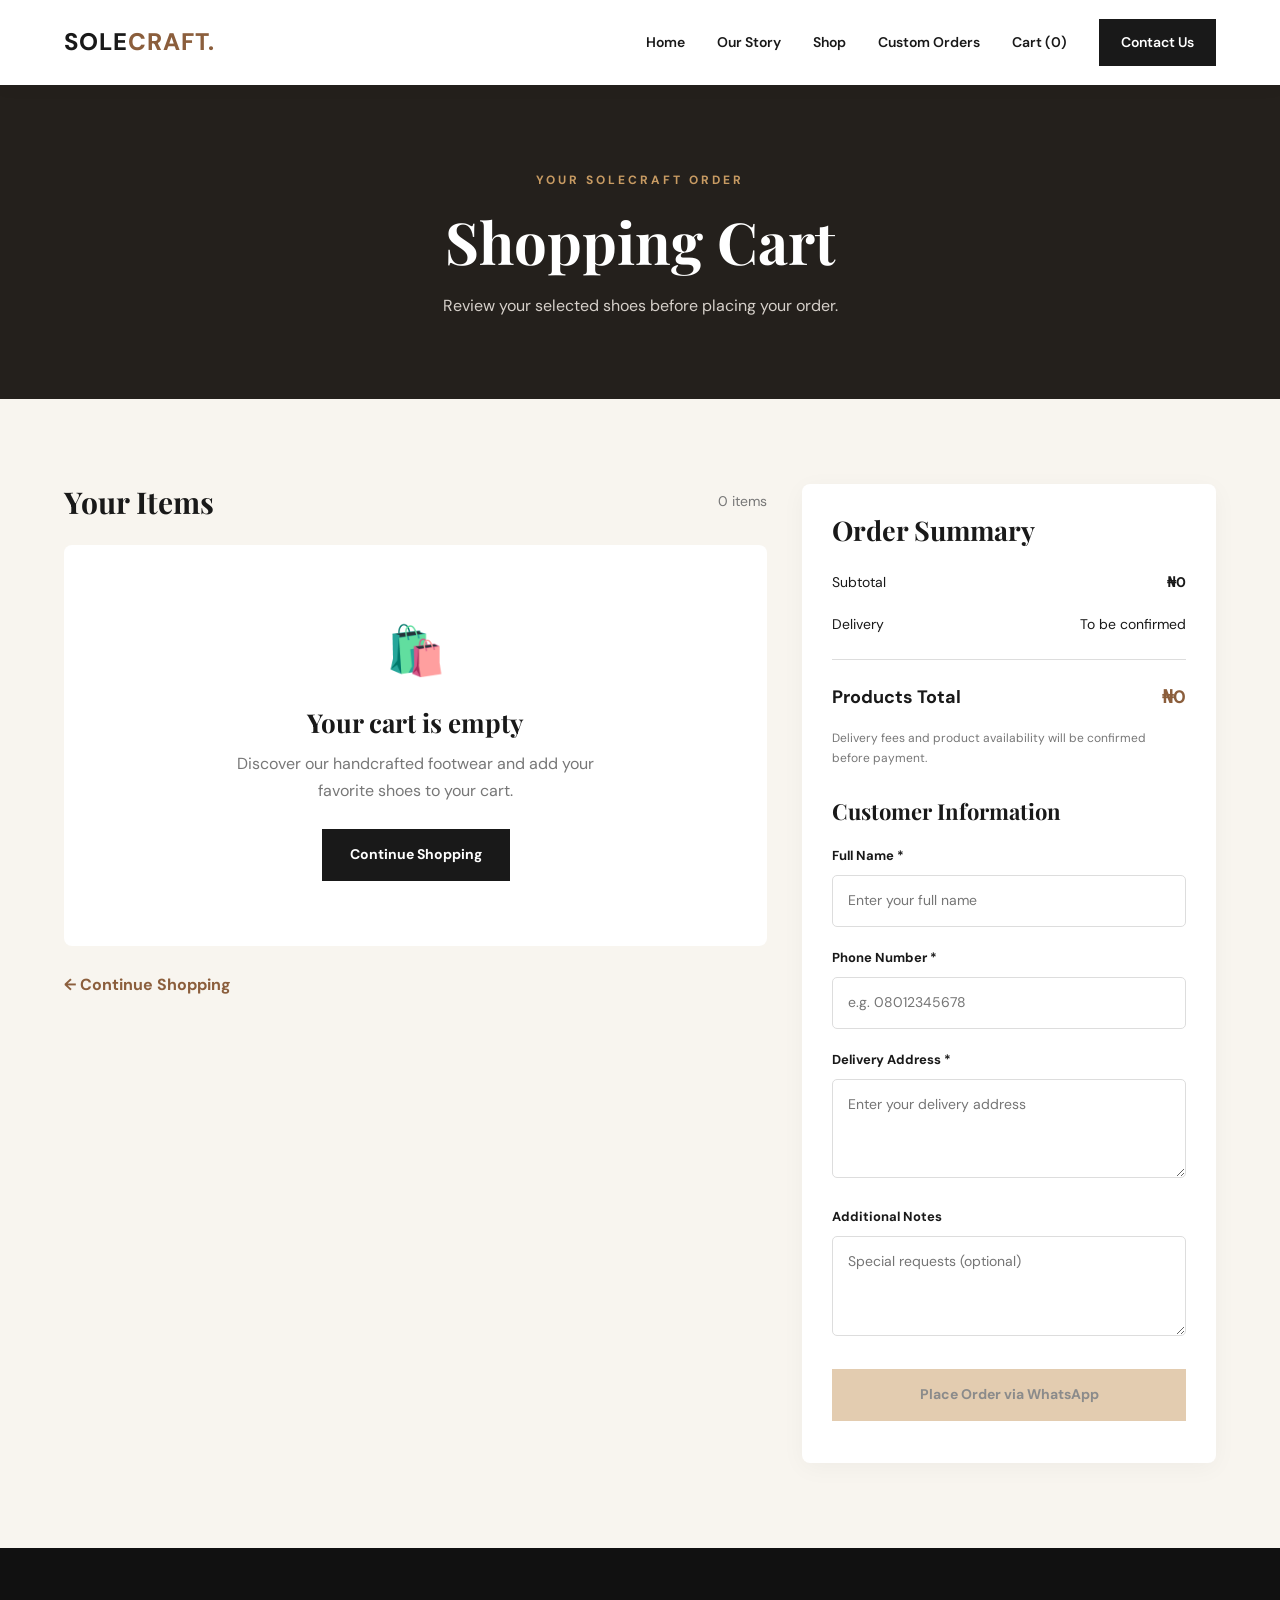
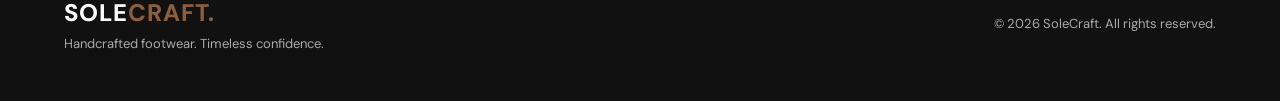
<file: cart.html>
<!DOCTYPE html>
<html lang="en">
<head>
  <meta charset="UTF-8">
  <meta name="viewport" content="width=device-width, initial-scale=1.0">
  <meta name="description" content="Review your SoleCraft shopping cart and place your order.">
  <title>Shopping Cart | SOLECRAFT</title>

  <link rel="preconnect" href="https://fonts.googleapis.com">
  <link rel="preconnect" href="https://fonts.gstatic.com" crossorigin>
  <link href="https://fonts.googleapis.com/css2?family=DM+Sans:wght@400;500;600;700&family=Playfair+Display:wght@500;600;700&display=swap" rel="stylesheet">

  <link rel="stylesheet" href="assets/css/style.css">
  <script src="assets/js/main.js" defer></script>
</head>

<body>

  <!-- HEADER -->
  <header class="header">
    <div class="container nav-wrapper">

      <a href="index.html" class="logo">
        SOLE<span>CRAFT.</span>
      </a>

      <button class="menu-toggle" id="menuToggle"
              aria-label="Toggle navigation"
              aria-controls="mainNav"
              aria-expanded="false">
        <span></span><span></span><span></span>
      </button>

      <nav class="nav" id="mainNav" aria-label="Main navigation">
        <a href="index.html">Home</a>
        <a href="index.html#about">Our Story</a>
        <a href="shop.html">Shop</a>
        <a href="index.html#custom">Custom Orders</a>
        <a href="cart.html" class="cart-nav-link" aria-current="page">
          Cart (<span class="cart-count">0</span>)
        </a>
        <a href="index.html#contact" class="nav-cta">
          Contact Us
        </a>
      </nav>
    </div>
  </header>

  <main>

    <!-- CART BANNER -->
    <section class="cart-banner">
      <div class="container">
        <span class="eyebrow">YOUR SOLECRAFT ORDER</span>
        <h1>Shopping Cart</h1>
        <p>Review your selected shoes before placing your order.</p>
      </div>
    </section>

    <!-- CART CONTENT -->
    <section class="cart-section">
      <div class="container">

        <div class="cart-layout">

          <!-- LEFT: CART PRODUCTS -->
          <div class="cart-products-area">

            <div class="cart-section-title">
              <h2>Your Items</h2>
              <span id="cartItemCount">0 items</span>
            </div>

            <div id="cartItems" aria-live="polite"></div>

            <div id="emptyCart" class="empty-cart" hidden>
              <div class="empty-cart-icon" aria-hidden="true">🛍️</div>
              <h3>Your cart is empty</h3>
              <p>
                Discover our handcrafted footwear and
                add your favorite shoes to your cart.
              </p>
              <a href="shop.html" class="btn btn-dark">
                Continue Shopping
              </a>
            </div>

            <a href="shop.html" class="continue-shopping"
               id="continueShopping">
              ← Continue Shopping
            </a>

          </div>

          <!-- RIGHT: ORDER SUMMARY -->
          <aside class="cart-summary">
            <h2>Order Summary</h2>

            <div class="summary-row">
              <span>Subtotal</span>
              <strong id="cartSubtotal">₦0</strong>
            </div>

            <div class="summary-row">
              <span>Delivery</span>
              <span>To be confirmed</span>
            </div>

            <div class="summary-total">
              <span>Products Total</span>
              <strong id="cartTotal">₦0</strong>
            </div>

            <p class="summary-note">
              Delivery fees and product availability will
              be confirmed before payment.
            </p>

            <h3>Customer Information</h3>

            <form id="checkoutForm">

              <div class="checkout-field">
                <label for="customerName">Full Name *</label>
                <input type="text"
                       id="customerName"
                       name="customerName"
                       placeholder="Enter your full name"
                       autocomplete="name"
                       required>
              </div>

              <div class="checkout-field">
                <label for="customerPhone">Phone Number *</label>
                <input type="tel"
                       id="customerPhone"
                       name="customerPhone"
                       placeholder="e.g. 08012345678"
                       autocomplete="tel"
                       required>
              </div>

              <div class="checkout-field">
                <label for="customerAddress">Delivery Address *</label>
                <textarea id="customerAddress"
                          name="customerAddress"
                          rows="3"
                          placeholder="Enter your delivery address"
                          autocomplete="street-address"
                          required></textarea>
              </div>

              <div class="checkout-field">
                <label for="orderNotes">Additional Notes</label>
                <textarea id="orderNotes"
                          name="orderNotes"
                          rows="3"
                          placeholder="Special requests (optional)"></textarea>
              </div>

              <button type="submit"
                      class="btn btn-primary checkout-btn"
                      id="checkoutButton">
                Place Order via WhatsApp
              </button>

              <p id="checkoutMessage" class="checkout-message"
                 role="status"></p>

            </form>

          </aside>

        </div>

      </div>
    </section>

  </main>

  <!-- FOOTER -->
  <footer class="footer">
    <div class="container footer-content">
      <div>
        <a href="index.html" class="logo">
          SOLE<span>CRAFT.</span>
        </a>
        <p>Handcrafted footwear. Timeless confidence.</p>
      </div>
      <p>© <span id="year"></span> SoleCraft. All rights reserved.</p>
    </div>
  </footer>

</body>
</html>
</file>
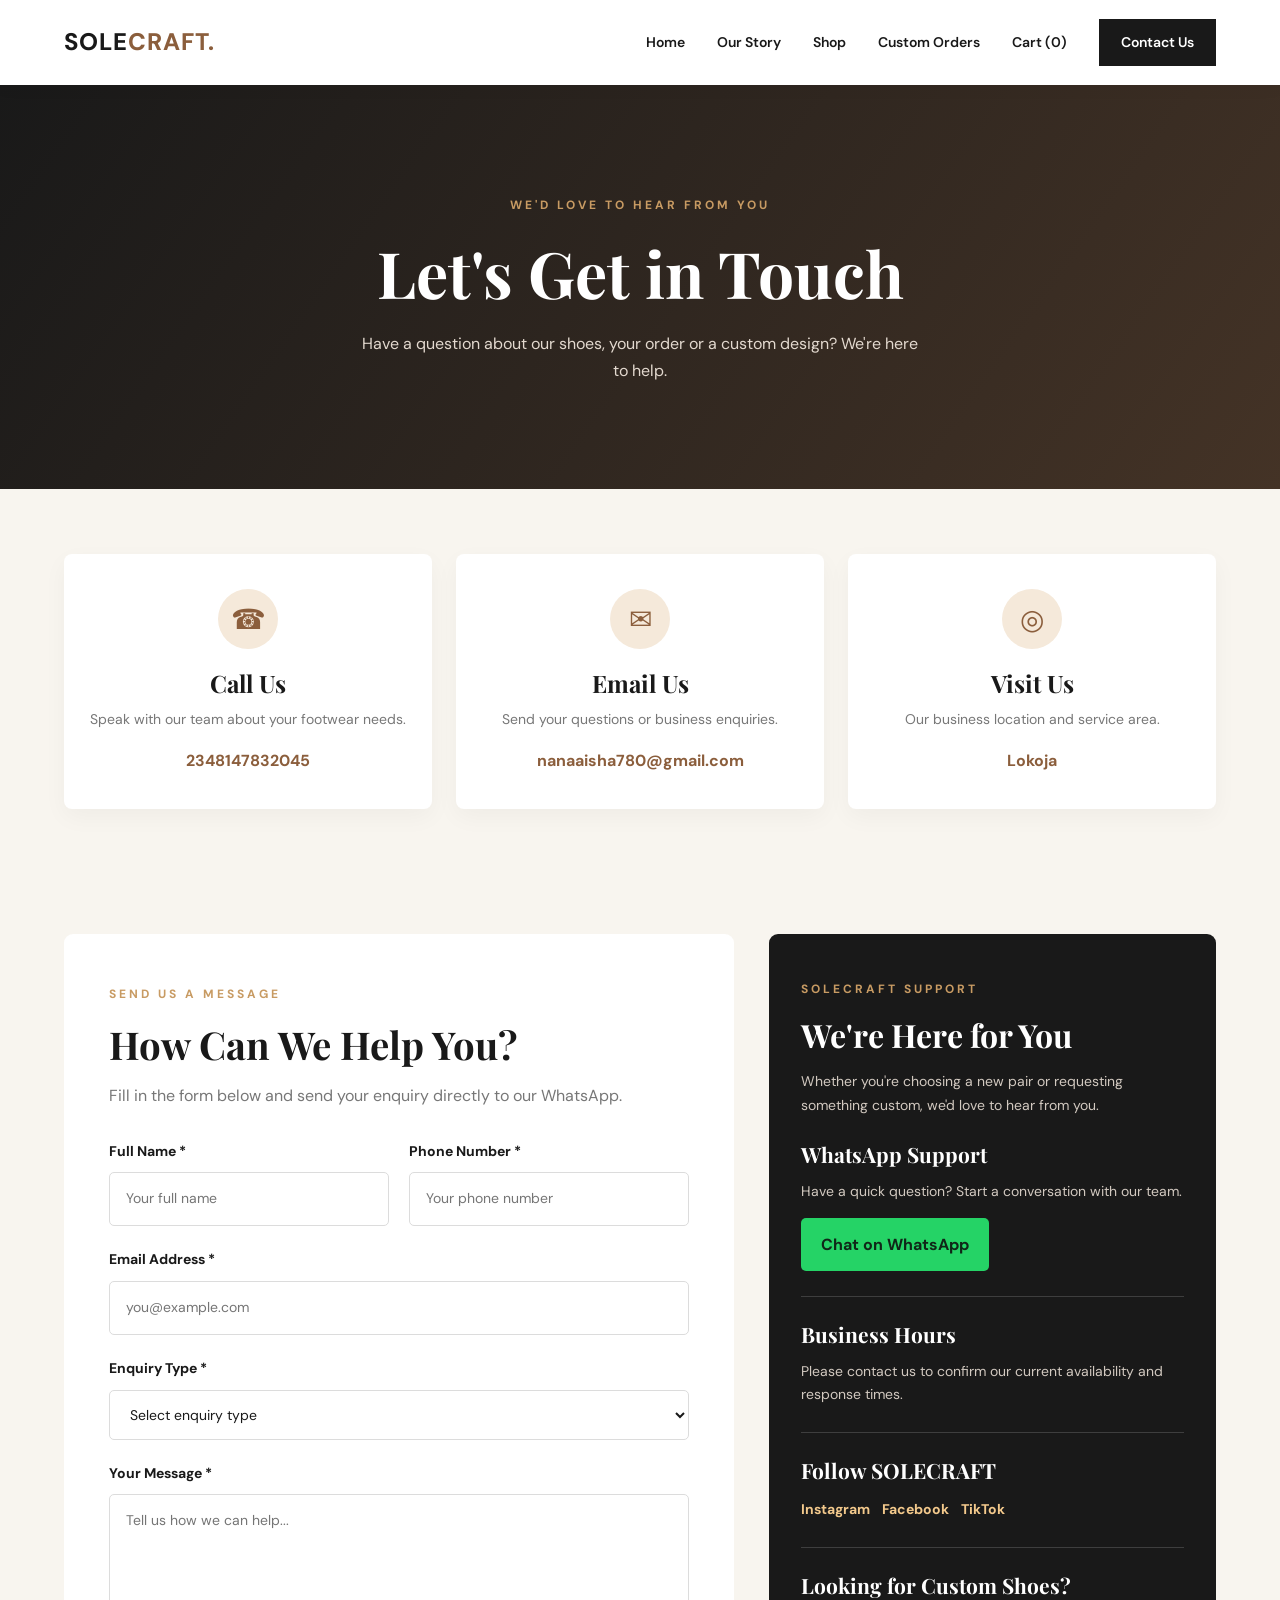
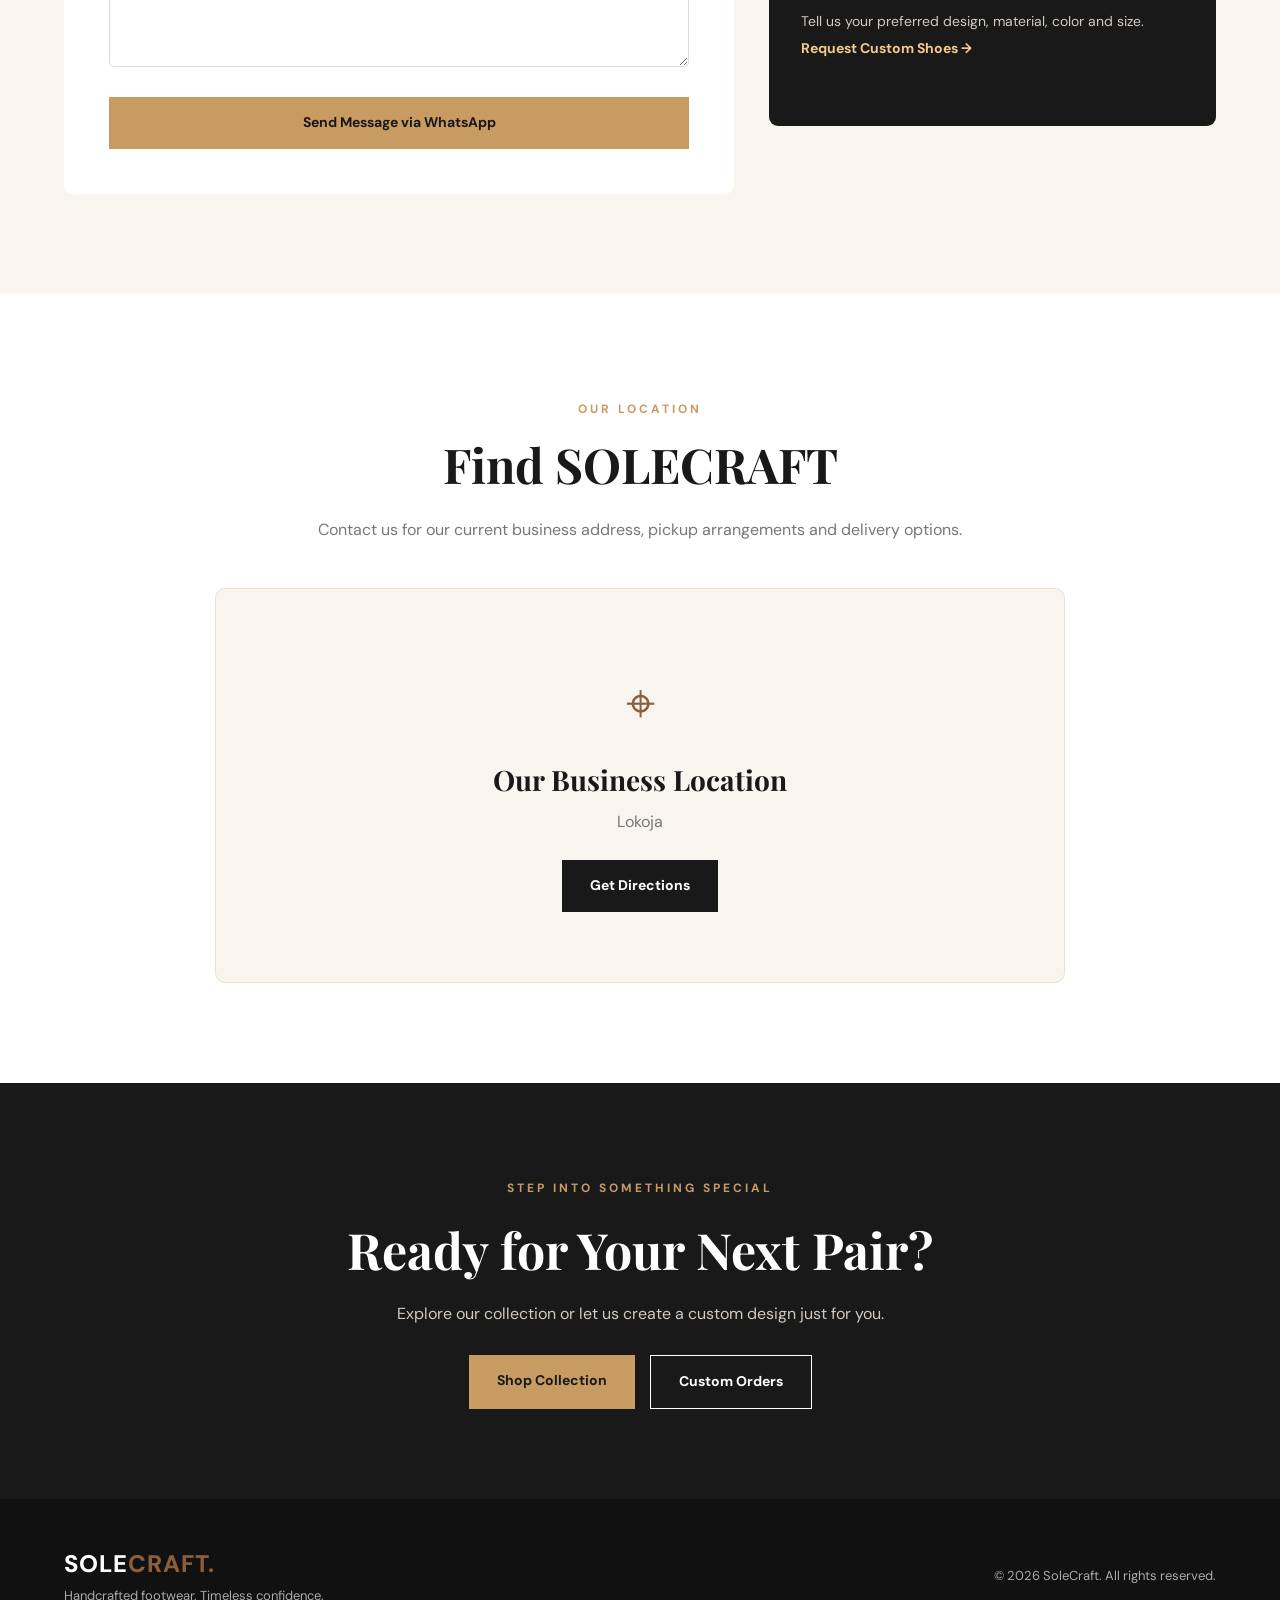
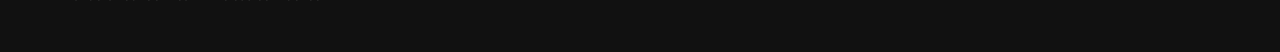
<file: contact.html>
<!DOCTYPE html>
<html lang="en">
<head>
  <meta charset="UTF-8">
  <meta name="viewport" content="width=device-width, initial-scale=1.0">
  <meta name="description" content="Contact SOLECRAFT for footwear enquiries, orders, custom designs and customer support.">
  <title>Contact Us | SOLECRAFT</title>

  <link rel="preconnect" href="https://fonts.googleapis.com">
  <link rel="preconnect" href="https://fonts.gstatic.com" crossorigin>

  <link href="https://fonts.googleapis.com/css2?family=DM+Sans:wght@400;500;600;700&family=Playfair+Display:wght@500;600;700&display=swap" rel="stylesheet">

  <link rel="stylesheet" href="assets/css/style.css">
  <script src="assets/js/main.js" defer></script>
</head>

<body>

  <!-- HEADER -->
  <header class="header">
    <div class="container nav-wrapper">

      <a href="index.html" class="logo">
        SOLE<span>CRAFT.</span>
      </a>

      <button
        type="button"
        class="menu-toggle"
        id="menuToggle"
        aria-label="Toggle navigation"
        aria-controls="mainNav"
        aria-expanded="false">
        <span></span>
        <span></span>
        <span></span>
      </button>

      <nav class="nav" id="mainNav" aria-label="Main navigation">
        <a href="index.html">Home</a>
        <a href="about.html">Our Story</a>
        <a href="shop.html">Shop</a>
        <a href="custom-order.html">Custom Orders</a>
        <a href="cart.html" class="cart-nav-link">
          Cart (<span class="cart-count">0</span>)
        </a>
        <a href="contact.html" class="nav-cta" aria-current="page">
          Contact Us
        </a>
      </nav>

    </div>
  </header>

  <main>

    <!-- CONTACT HERO -->
    <section class="contact-page-hero">
      <div class="container">
        <span class="eyebrow">WE'D LOVE TO HEAR FROM YOU</span>
        <h1>Let's Get in Touch</h1>
        <p>
          Have a question about our shoes, your order or a
          custom design? We're here to help.
        </p>
      </div>
    </section>

    <!-- CONTACT INFORMATION CARDS -->
    <section class="contact-info-section">
      <div class="container">

        <div class="contact-info-grid">

          <article class="contact-info-card">
            <div class="contact-info-icon" aria-hidden="true">☎</div>
            <h2>Call Us</h2>
            <p>Speak with our team about your footwear needs.</p>
            <a href="#" id="contactPhoneLink">
              Add business phone number
            </a>
          </article>

          <article class="contact-info-card">
            <div class="contact-info-icon" aria-hidden="true">✉</div>
            <h2>Email Us</h2>
            <p>Send your questions or business enquiries.</p>
            <a href="#" id="contactEmailLink">
              Add business email address
            </a>
          </article>

          <article class="contact-info-card">
            <div class="contact-info-icon" aria-hidden="true">◎</div>
            <h2>Visit Us</h2>
            <p>Our business location and service area.</p>
            <span id="contactLocationText">
              Add business location
            </span>
          </article>

        </div>

      </div>
    </section>

    <!-- CONTACT FORM + BUSINESS DETAILS -->
    <section class="section contact-main-section">
      <div class="container">

        <div class="contact-page-grid">

          <!-- LEFT: CONTACT FORM -->
          <div class="contact-form-panel">

            <span class="eyebrow">SEND US A MESSAGE</span>
            <h2>How Can We Help You?</h2>
            <p class="contact-panel-intro">
              Fill in the form below and send your enquiry
              directly to our WhatsApp.
            </p>

            <form id="solecraftContactForm">

              <div class="contact-form-row">

                <div class="contact-field">
                  <label for="contactName">Full Name *</label>
                  <input type="text"
                         id="contactName"
                         name="name"
                         placeholder="Your full name"
                         autocomplete="name"
                         required>
                </div>

                <div class="contact-field">
                  <label for="contactPhone">Phone Number *</label>
                  <input type="tel"
                         id="contactPhone"
                         name="phone"
                         placeholder="Your phone number"
                         autocomplete="tel"
                         required>
                </div>

              </div>

              <div class="contact-field">
                <label for="contactEmail">Email Address *</label>
                <input type="email"
                       id="contactEmail"
                       name="email"
                       placeholder="you@example.com"
                       autocomplete="email"
                       required>
              </div>

              <div class="contact-field">
                <label for="contactSubject">Enquiry Type *</label>
                <select id="contactSubject"
                        name="subject"
                        required>
                  <option value="">Select enquiry type</option>
                  <option value="General Enquiry">General Enquiry</option>
                  <option value="Product Enquiry">Product Enquiry</option>
                  <option value="Existing Order">Existing Order</option>
                  <option value="Custom Shoe Request">Custom Shoe Request</option>
                  <option value="Delivery Enquiry">Delivery Enquiry</option>
                  <option value="Business Partnership">Business Partnership</option>
                  <option value="Other">Other</option>
                </select>
              </div>

              <div class="contact-field">
                <label for="contactMessage">Your Message *</label>
                <textarea id="contactMessage"
                          name="message"
                          rows="6"
                          placeholder="Tell us how we can help..."
                          required></textarea>
              </div>

              <button type="submit"
                      class="btn btn-primary contact-submit-btn">
                Send Message via WhatsApp
              </button>

              <p id="contactFormStatus"
                 role="status"
                 aria-live="polite"></p>

            </form>

          </div>

          <!-- RIGHT: BUSINESS INFORMATION -->
          <aside class="contact-side-panel">

            <div class="contact-side-heading">
              <span class="eyebrow">SOLECRAFT SUPPORT</span>
              <h2>We're Here for You</h2>
              <p>
                Whether you're choosing a new pair or
                requesting something custom, we'd love
                to hear from you.
              </p>
            </div>

            <div class="contact-side-block">
              <h3>WhatsApp Support</h3>
              <p>
                Have a quick question? Start a conversation
                with our team.
              </p>
              <a href="#" id="contactWhatsAppButton"
                 class="contact-whatsapp-btn">
                Chat on WhatsApp
              </a>
            </div>

            <div class="contact-side-block">
              <h3>Business Hours</h3>
              <p>
                Please contact us to confirm our current
                availability and response times.
              </p>
            </div>

            <div class="contact-side-block">
              <h3>Follow SOLECRAFT</h3>

              <div class="contact-social-links">
                <!-- Replace # with your real social media links -->
                <a href="#" data-social-placeholder="true">Instagram</a>
                <a href="#" data-social-placeholder="true">Facebook</a>
                <a href="#" data-social-placeholder="true">TikTok</a>
              </div>
            </div>

            <div class="contact-side-block">
              <h3>Looking for Custom Shoes?</h3>
              <p>
                Tell us your preferred design, material,
                color and size.
              </p>
              <a href="custom-order.html" class="contact-text-link">
                Request Custom Shoes →
              </a>
            </div>

          </aside>

        </div>

      </div>
    </section>

    <!-- LOCATION SECTION -->
    <section class="section contact-location-section">
      <div class="container">

        <div class="section-heading">
          <span class="eyebrow">OUR LOCATION</span>
          <h2>Find SOLECRAFT</h2>
          <p>
            Contact us for our current business address,
            pickup arrangements and delivery options.
          </p>
        </div>

        <div class="contact-location-box">
          <div class="contact-location-marker" aria-hidden="true">⌖</div>
          <h3>Our Business Location</h3>
          <p id="contactLocationDisplay">
            Business address will be provided here.
          </p>
          <a href="#" id="contactDirectionsLink"
             class="btn btn-dark" hidden>
            Get Directions
          </a>
        </div>

      </div>
    </section>

    <!-- FINAL CTA -->
    <section class="contact-final-cta">
      <div class="container">
        <span class="eyebrow">STEP INTO SOMETHING SPECIAL</span>
        <h2>Ready for Your Next Pair?</h2>
        <p>
          Explore our collection or let us create a
          custom design just for you.
        </p>

        <div class="contact-final-actions">
          <a href="shop.html" class="btn btn-primary">
            Shop Collection
          </a>
          <a href="custom-order.html" class="btn contact-outline-btn">
            Custom Orders
          </a>
        </div>
      </div>
    </section>

  </main>

  <!-- FOOTER -->
  <footer class="footer">
    <div class="container footer-content">
      <div>
        <a href="index.html" class="logo">
          SOLE<span>CRAFT.</span>
        </a>
        <p>Handcrafted footwear. Timeless confidence.</p>
      </div>

      <p>
        © <span id="year"></span> SoleCraft.
        All rights reserved.
      </p>
    </div>
  </footer>

</body>
</html>
</file>
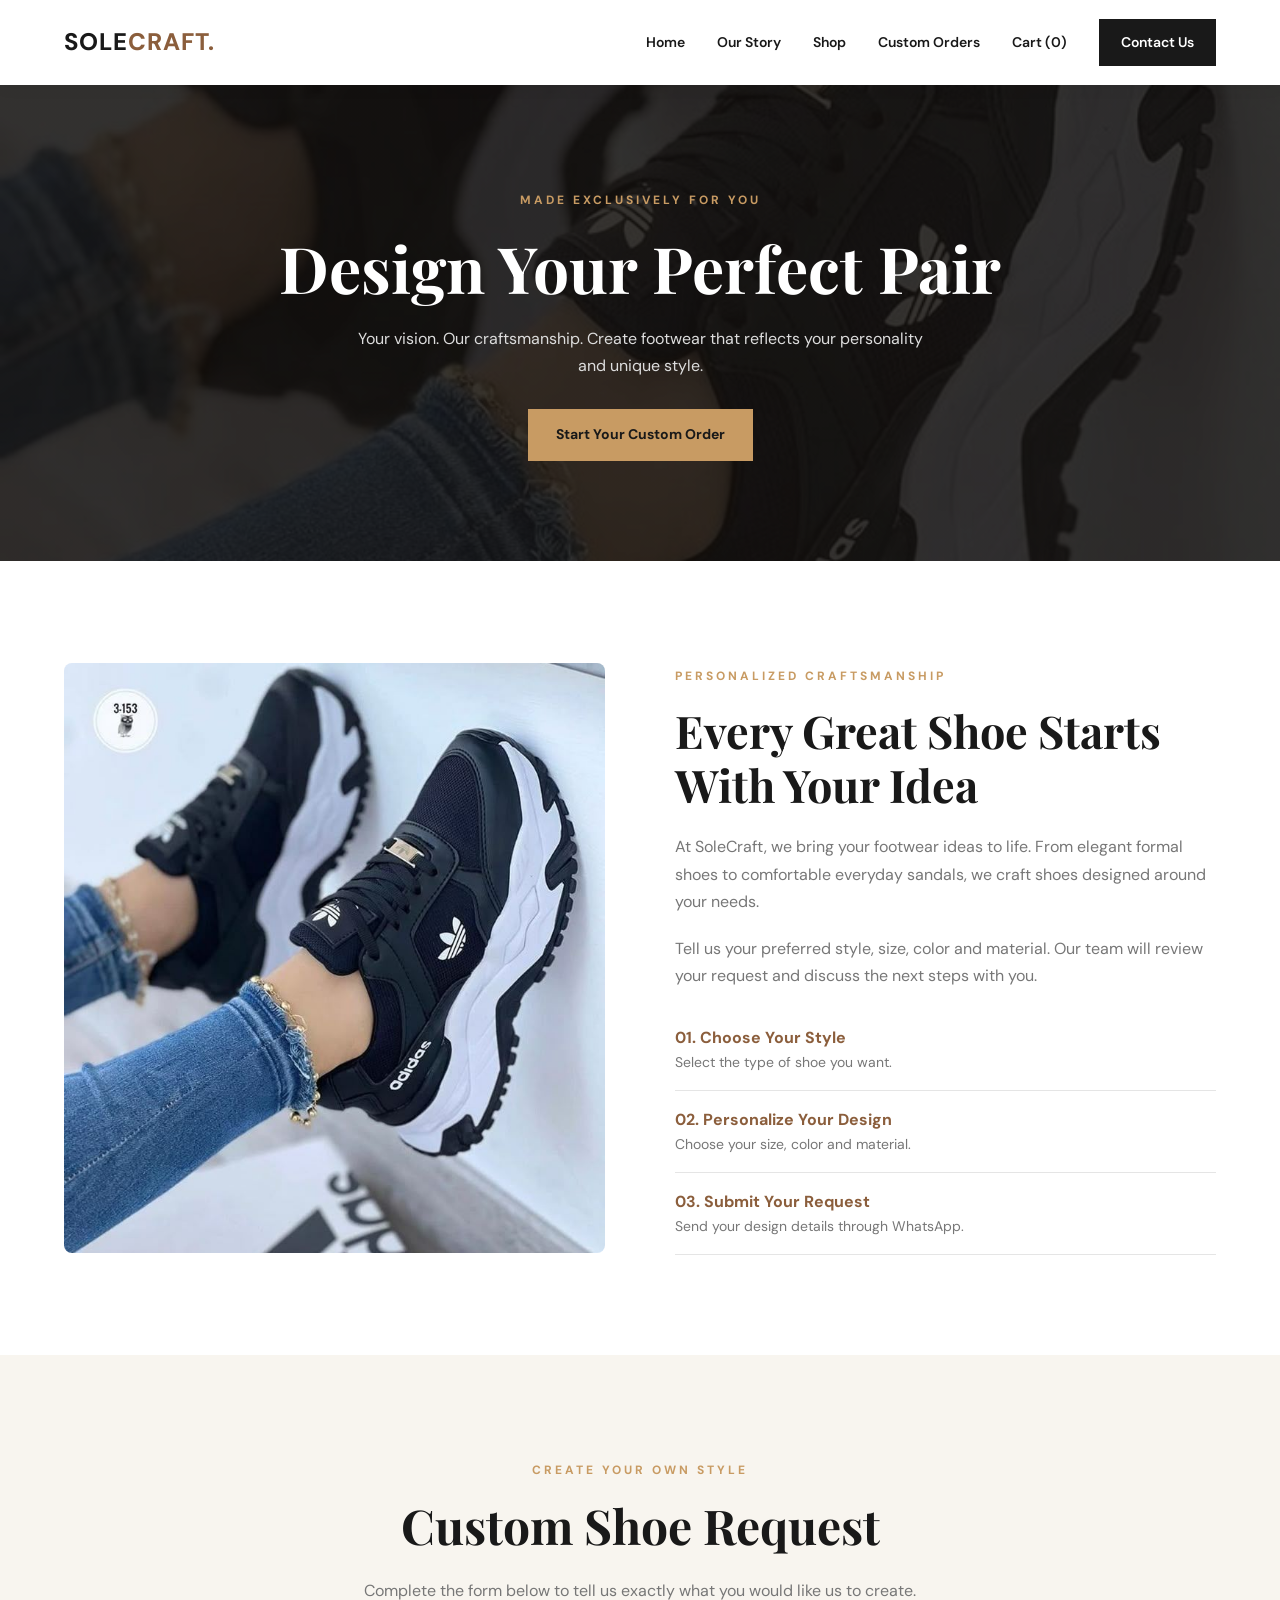
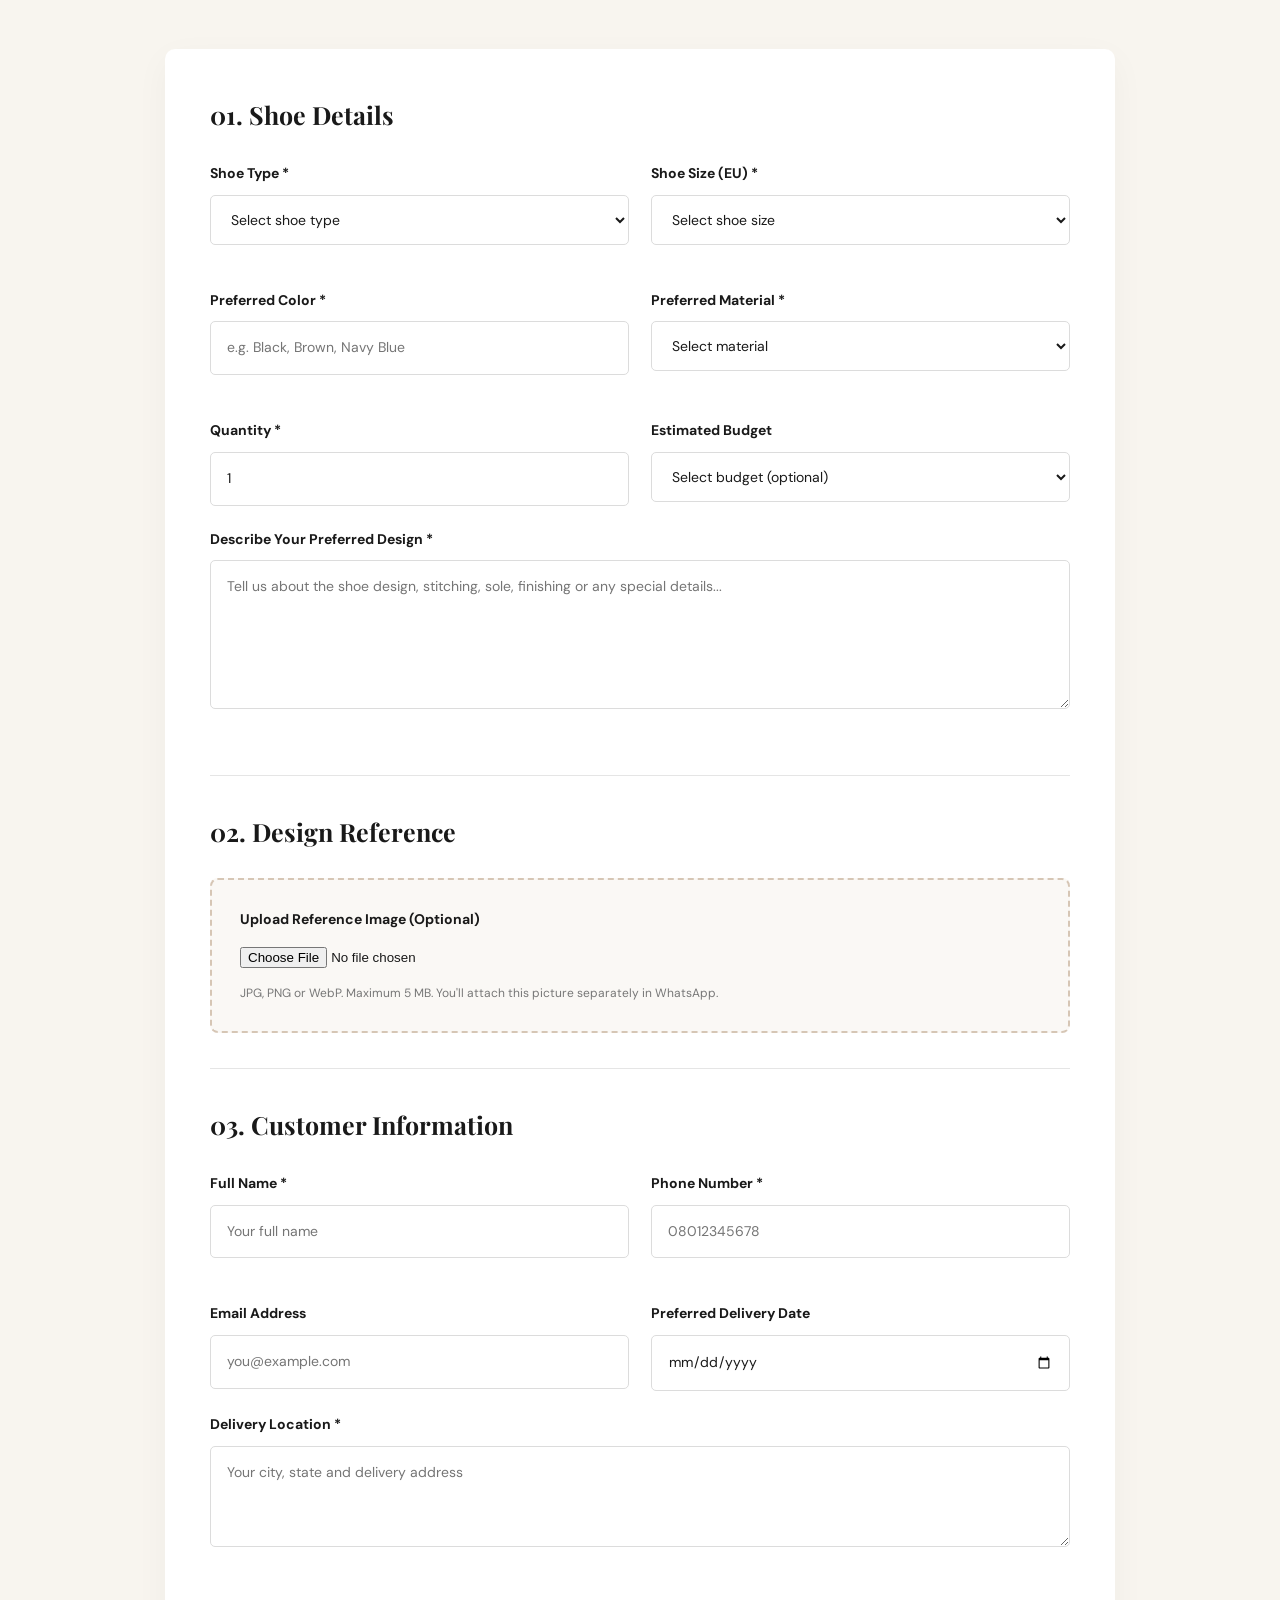
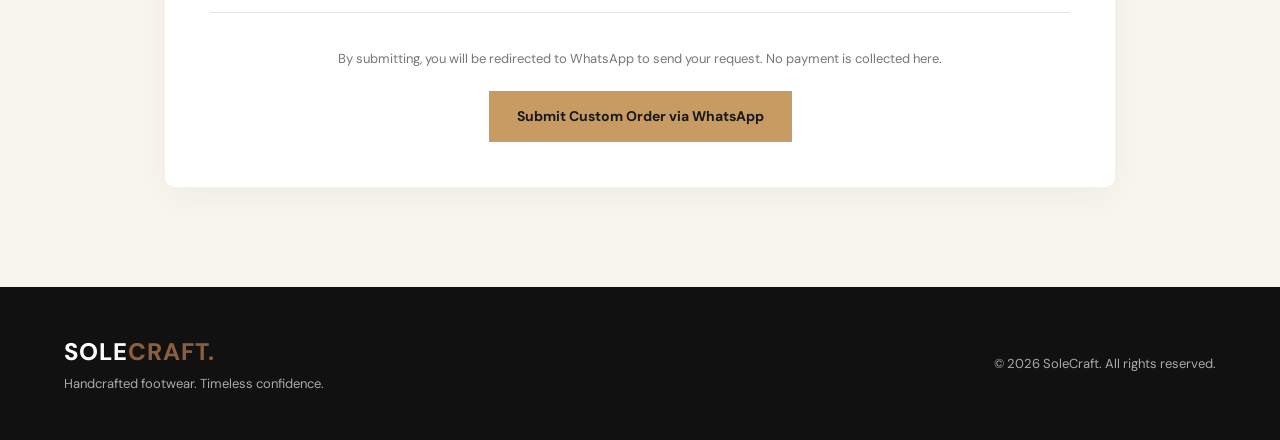
<file: custom-order.html>
<!DOCTYPE html>
<html lang="en">
<head>
  <meta charset="UTF-8">
  <meta name="viewport" content="width=device-width, initial-scale=1.0">
  <meta name="description" content="Request custom handmade footwear from SoleCraft.">
  <title>Custom Shoe Orders | SOLECRAFT</title>

  <link rel="preconnect" href="https://fonts.googleapis.com">
  <link rel="preconnect" href="https://fonts.gstatic.com" crossorigin>
  <link href="https://fonts.googleapis.com/css2?family=DM+Sans:wght@400;500;600;700&family=Playfair+Display:wght@500;600;700&display=swap" rel="stylesheet">

  <link rel="stylesheet" href="assets/css/style.css">
  <script src="assets/js/main.js" defer></script>
</head>
<body>

  <!-- HEADER -->
  <header class="header">
    <div class="container nav-wrapper">

      <a href="index.html" class="logo">
        SOLE<span>CRAFT.</span>
      </a>

      <button class="menu-toggle" id="menuToggle"
              aria-label="Toggle navigation"
              aria-controls="mainNav"
              aria-expanded="false">
        <span></span><span></span><span></span>
      </button>

      <nav class="nav" id="mainNav" aria-label="Main navigation">
        <a href="index.html">Home</a>
        <a href="index.html#about">Our Story</a>
        <a href="shop.html">Shop</a>
        <a href="custom-order.html" aria-current="page">
          Custom Orders
        </a>
        <a href="cart.html">
          Cart (<span class="cart-count">0</span>)
        </a>
        <a href="contact.html" class="nav-cta">
          Contact Us
        </a>
      </nav>
    </div>
  </header>

  <main>

    <!-- CUSTOM ORDER HERO -->
    <section class="custom-order-hero">
      <div class="container">
        <span class="eyebrow">MADE EXCLUSIVELY FOR YOU</span>
        <h1>Design Your Perfect Pair</h1>
        <p>
          Your vision. Our craftsmanship. Create footwear
          that reflects your personality and unique style.
        </p>
        <a href="#customOrderForm" class="btn btn-primary">
          Start Your Custom Order
        </a>
      </div>
    </section>

    <!-- INTRO -->
    <section class="section custom-intro">
      <div class="container custom-intro-grid">

        <div class="custom-intro-image">
          <img src="assets/images/hero-section-1.jpg"
               alt="Custom handcrafted shoe"
               loading="lazy">
        </div>

        <div class="custom-intro-text">
          <span class="eyebrow">PERSONALIZED CRAFTSMANSHIP</span>
          <h2>Every Great Shoe Starts With Your Idea</h2>
          <p>
            At SoleCraft, we bring your footwear ideas to life.
            From elegant formal shoes to comfortable everyday
            sandals, we craft shoes designed around your needs.
          </p>
          <p>
            Tell us your preferred style, size, color and
            material. Our team will review your request and
            discuss the next steps with you.
          </p>

          <div class="custom-feature">
            <strong>01. Choose Your Style</strong>
            <p>Select the type of shoe you want.</p>
          </div>

          <div class="custom-feature">
            <strong>02. Personalize Your Design</strong>
            <p>Choose your size, color and material.</p>
          </div>

          <div class="custom-feature">
            <strong>03. Submit Your Request</strong>
            <p>Send your design details through WhatsApp.</p>
          </div>
        </div>

      </div>
    </section>

    <!-- CUSTOM ORDER FORM -->
    <section class="section custom-form-section" id="customOrderForm">
      <div class="container">

        <div class="section-heading">
          <span class="eyebrow">CREATE YOUR OWN STYLE</span>
          <h2>Custom Shoe Request</h2>
          <p>
            Complete the form below to tell us exactly
            what you would like us to create.
          </p>
        </div>

        <form id="solecraftCustomForm" class="custom-order-form">

          <fieldset class="custom-form-group">
            <legend>01. Shoe Details</legend>

            <div class="custom-fields-grid">

              <div class="custom-field">
                <label for="customShoeType">Shoe Type *</label>
                <select id="customShoeType" required>
                  <option value="">Select shoe type</option>
                  <option>Oxford Shoes</option>
                  <option>Loafers</option>
                  <option>Sneakers</option>
                  <option>Heels</option>
                  <option>Sandals</option>
                  <option>Boots</option>
                  <option>Other</option>
                </select>
              </div>

              <div class="custom-field">
                <label for="customShoeSize">Shoe Size (EU) *</label>
                <select id="customShoeSize" required>
                  <option value="">Select shoe size</option>
                  <option>35</option>
                  <option>36</option>
                  <option>37</option>
                  <option>38</option>
                  <option>39</option>
                  <option>40</option>
                  <option>41</option>
                  <option>42</option>
                  <option>43</option>
                  <option>44</option>
                  <option>45</option>
                  <option>46</option>
                  <option>47</option>
                  <option>48</option>
                </select>
              </div>

              <div class="custom-field">
                <label for="customColor">Preferred Color *</label>
                <input type="text" id="customColor"
                       placeholder="e.g. Black, Brown, Navy Blue"
                       required>
              </div>

              <div class="custom-field">
                <label for="customMaterial">Preferred Material *</label>
                <select id="customMaterial" required>
                  <option value="">Select material</option>
                  <option>Genuine Leather</option>
                  <option>Suede</option>
                  <option>Synthetic Leather</option>
                  <option>Canvas</option>
                  <option>Fabric</option>
                  <option>Not Sure - Recommend for Me</option>
                </select>
              </div>

              <div class="custom-field">
                <label for="customQuantity">Quantity *</label>
                <input type="number" id="customQuantity"
                       min="1" max="100" value="1" required>
              </div>

              <div class="custom-field">
                <label for="customBudget">Estimated Budget</label>
                <select id="customBudget">
                  <option value="">Select budget (optional)</option>
                  <option>Below ₦20,000</option>
                  <option>₦20,000 - ₦40,000</option>
                  <option>₦40,000 - ₦60,000</option>
                  <option>₦60,000 - ₦100,000</option>
                  <option>Above ₦100,000</option>
                  <option>Open to Quotation</option>
                </select>
              </div>

            </div>

            <div class="custom-field">
              <label for="customDescription">
                Describe Your Preferred Design *
              </label>
              <textarea id="customDescription" rows="5"
                        placeholder="Tell us about the shoe design, stitching, sole, finishing or any special details..."
                        required></textarea>
            </div>

          </fieldset>

          <fieldset class="custom-form-group">
            <legend>02. Design Reference</legend>

            <div class="custom-upload">
              <label for="customImage">Upload Reference Image (Optional)</label>
              <input type="file" id="customImage"
                     accept="image/png,image/jpeg,image/webp">

              <p>
                JPG, PNG or WebP. Maximum 5 MB.
                You'll attach this picture separately in WhatsApp.
              </p>

              <div class="custom-image-preview" id="customImagePreview"
                   hidden>
                <img id="customPreviewImg" alt="Selected shoe design preview">
                <button type="button" id="removeCustomImage">
                  Remove Image
                </button>
              </div>
            </div>

          </fieldset>

          <fieldset class="custom-form-group">
            <legend>03. Customer Information</legend>

            <div class="custom-fields-grid">

              <div class="custom-field">
                <label for="customName">Full Name *</label>
                <input type="text" id="customName"
                       autocomplete="name"
                       placeholder="Your full name" required>
              </div>

              <div class="custom-field">
                <label for="customPhone">Phone Number *</label>
                <input type="tel" id="customPhone"
                       autocomplete="tel"
                       placeholder="08012345678" required>
              </div>

              <div class="custom-field">
                <label for="customEmail">Email Address</label>
                <input type="email" id="customEmail"
                       autocomplete="email"
                       placeholder="you@example.com">
              </div>

              <div class="custom-field">
                <label for="customDate">Preferred Delivery Date</label>
                <input type="date" id="customDate">
              </div>

            </div>

            <div class="custom-field">
              <label for="customAddress">Delivery Location *</label>
              <textarea id="customAddress" rows="3"
                        placeholder="Your city, state and delivery address"
                        required></textarea>
            </div>

          </fieldset>

          <div class="custom-submit-area">
            <p>
              By submitting, you will be redirected to WhatsApp
              to send your request. No payment is collected here.
            </p>

            <button type="submit" class="btn btn-primary">
              Submit Custom Order via WhatsApp
            </button>

            <p id="customFormMessage" role="status"
               aria-live="polite"></p>
          </div>

        </form>

      </div>
    </section>

  </main>

  <!-- FOOTER -->
  <footer class="footer">
    <div class="container footer-content">
      <div>
        <a href="index.html" class="logo">
          SOLE<span>CRAFT.</span>
        </a>
        <p>Handcrafted footwear. Timeless confidence.</p>
      </div>
      <p>© <span id="year"></span> SoleCraft. All rights reserved.</p>
    </div>
  </footer>

</body>
</html>
</file>
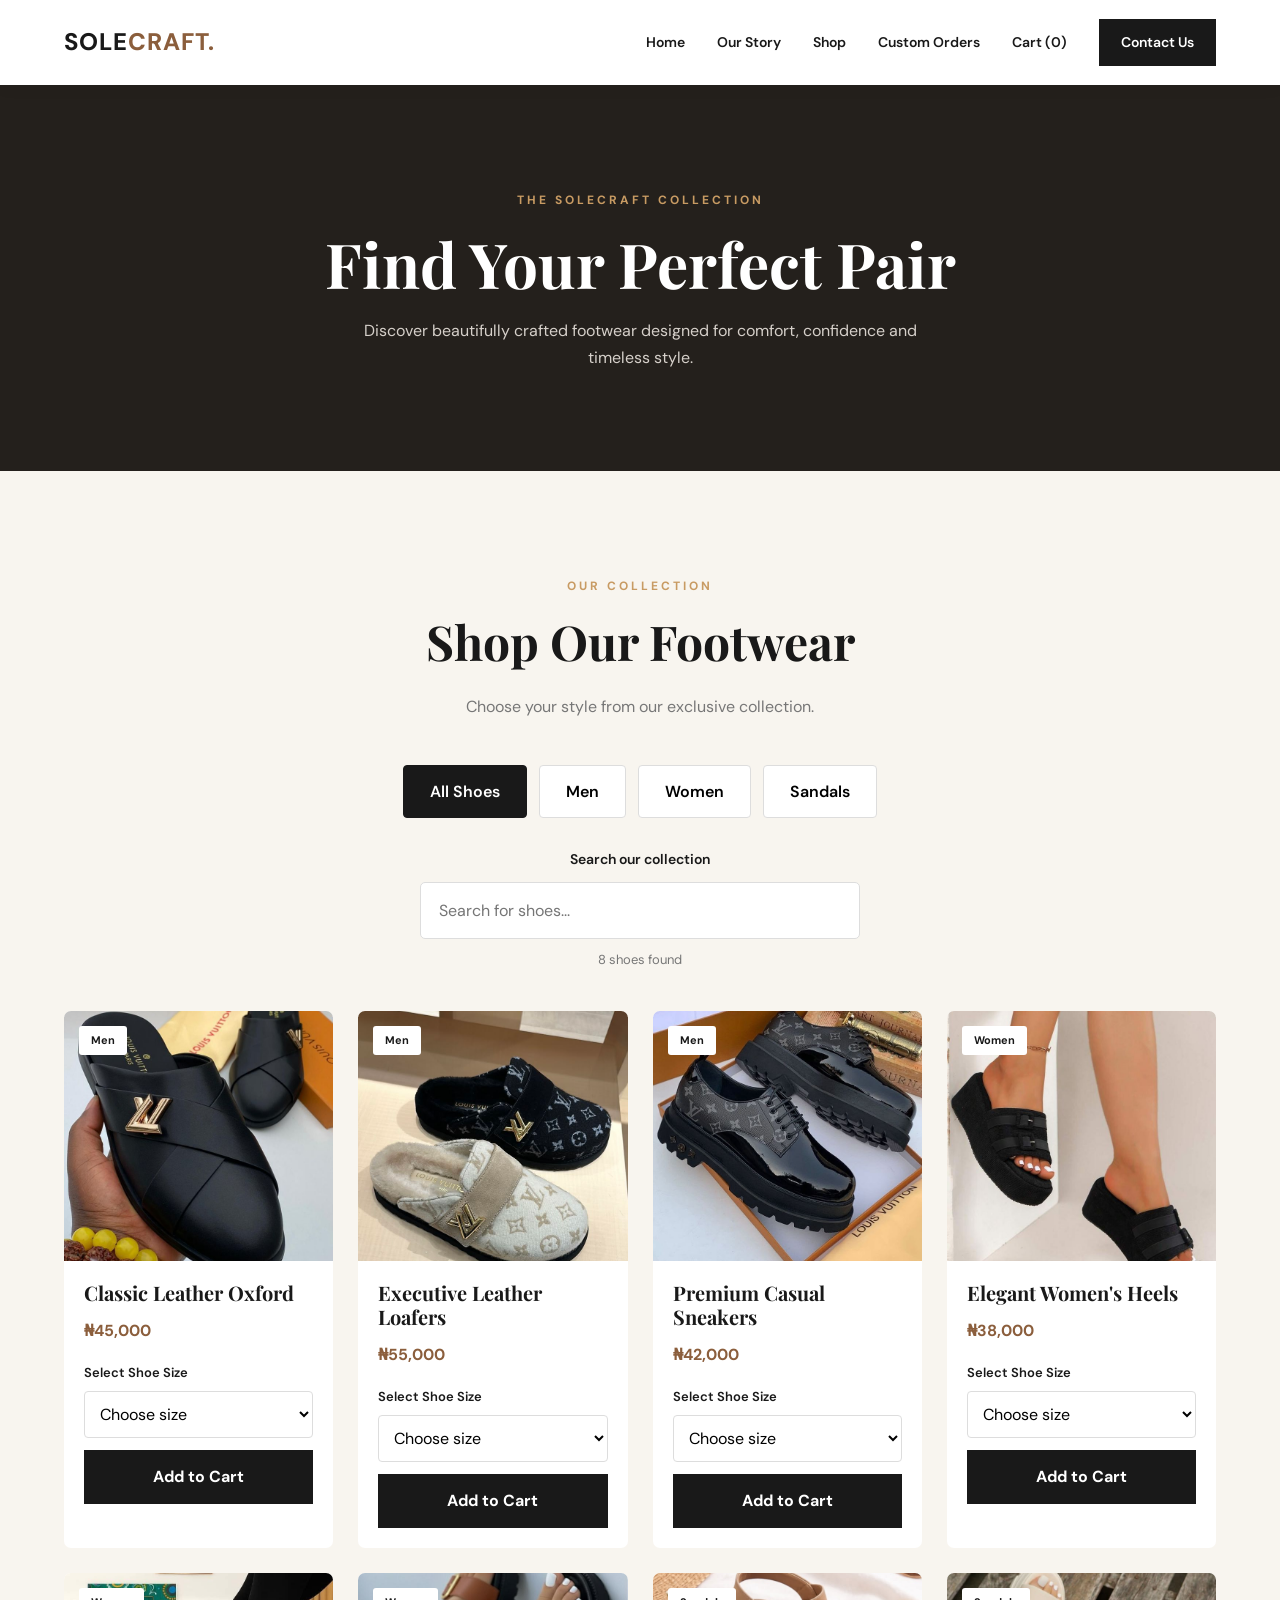
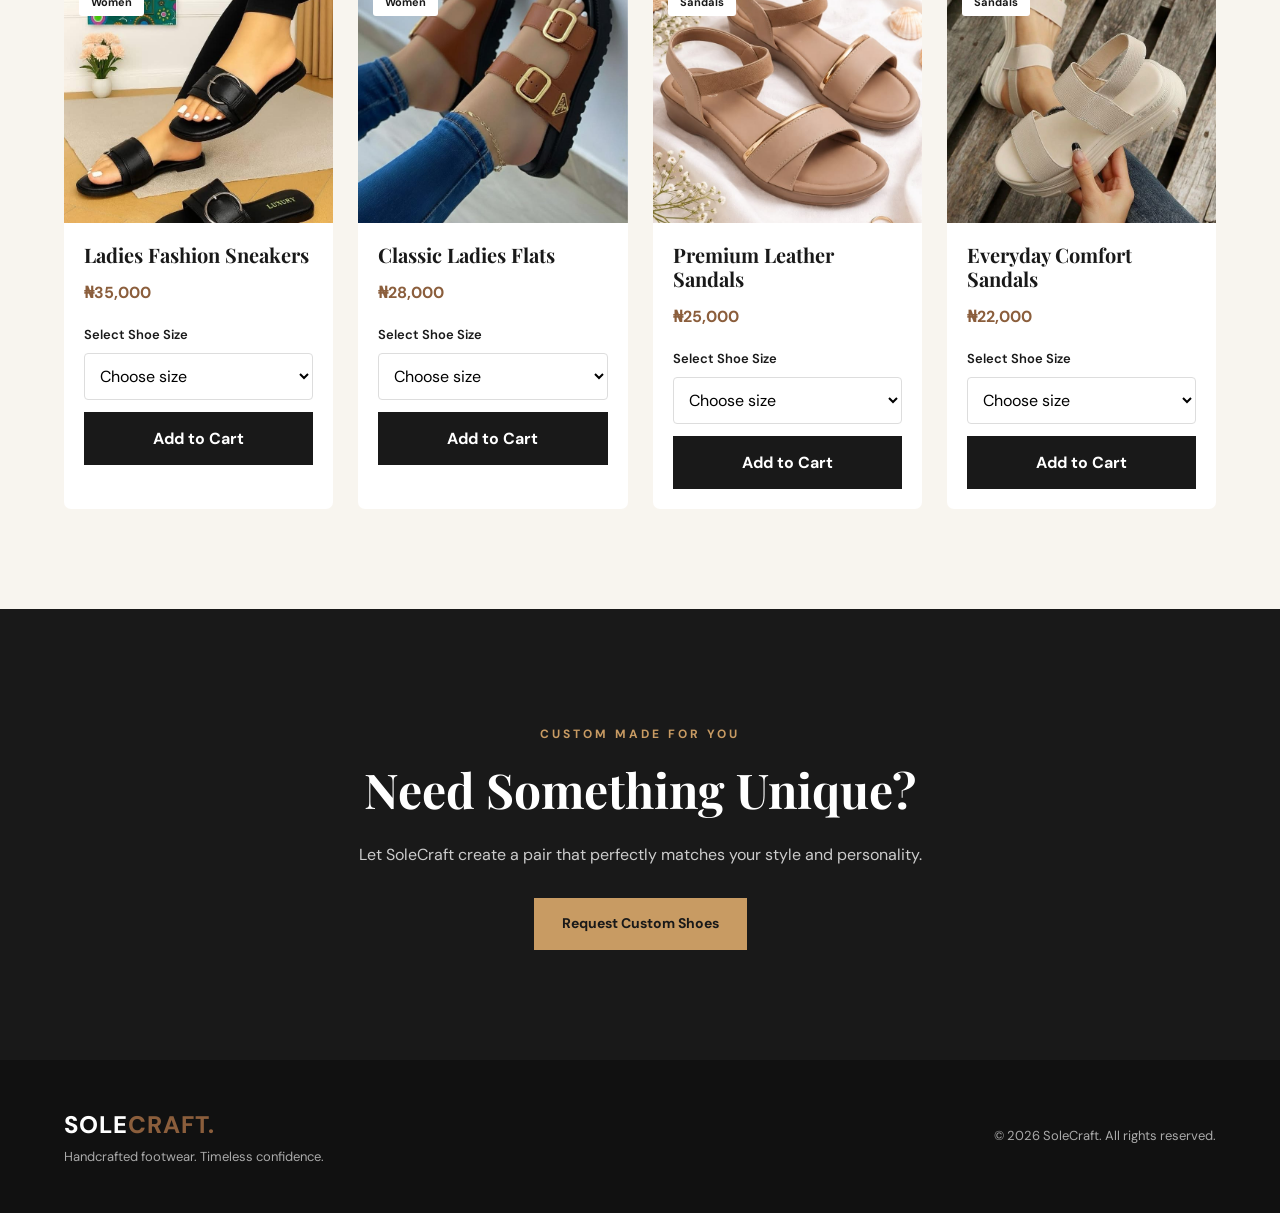
<file: shop.html>
<!DOCTYPE html>
<html lang="en">
<head>
  <meta charset="UTF-8">
  <meta name="viewport" content="width=device-width, initial-scale=1.0">
  <meta name="description" content="Shop premium handcrafted shoes at SoleCraft.">
  <title>Shop Shoes | SOLECRAFT</title>

  <link rel="preconnect" href="https://fonts.googleapis.com">
  <link rel="preconnect" href="https://fonts.gstatic.com" crossorigin>
  <link href="https://fonts.googleapis.com/css2?family=DM+Sans:wght@400;500;600;700&family=Playfair+Display:wght@500;600;700&display=swap" rel="stylesheet">

  <link rel="stylesheet" href="assets/css/style.css">
  <script src="assets/js/main.js" defer></script>
</head>

<body>

  <!-- HEADER -->
  <header class="header">
    <div class="container nav-wrapper">
      <a href="index.html" class="logo">
        SOLE<span>CRAFT.</span>
      </a>

      <button class="menu-toggle" id="menuToggle"
              aria-label="Toggle navigation"
              aria-controls="mainNav"
              aria-expanded="false">
        <span></span><span></span><span></span>
      </button>

      <nav class="nav" id="mainNav" aria-label="Main navigation">
        <a href="index.html">Home</a>
        <a href="about.html">Our Story</a>
        <a href="shop.html" aria-current="page">Shop</a>
        <a href="custom-order.html">Custom Orders</a>
        <a href="cart.html" class="cart-nav-link">Cart (<span class="cart-count">0</span>)</a>
        <a href="contact.html" class="nav-cta">Contact Us</a>
      </nav>
    </div>
  </header>

  <main>

    <!-- SHOP HERO -->
    <section class="shop-hero">
      <div class="container">
        <span class="eyebrow">THE SOLECRAFT COLLECTION</span>
        <h1>Find Your Perfect Pair</h1>
        <p>
          Discover beautifully crafted footwear designed
          for comfort, confidence and timeless style.
        </p>
      </div>
    </section>

    <!-- SHOP PRODUCTS -->
    <section class="shop-page section" id="shop">
      <div class="container">

        <div class="section-heading">
          <span class="eyebrow">OUR COLLECTION</span>
          <h2>Shop Our Footwear</h2>
          <p>Choose your style from our exclusive collection.</p>
        </div>

        <!-- FILTER BUTTONS -->
        <div class="shop-filter" aria-label="Filter shoes">
          <button class="shop-filter-btn active"
                  data-filter="all">All Shoes</button>
          <button class="shop-filter-btn"
                  data-filter="men">Men</button>
          <button class="shop-filter-btn"
                  data-filter="women">Women</button>
          <button class="shop-filter-btn"
                  data-filter="sandals">Sandals</button>
        </div>

        <!-- SEARCH -->
        <div class="shop-search">
          <label for="shoeSearch">Search our collection</label>
          <input type="search" id="shoeSearch"
                 placeholder="Search for shoes...">
          <p id="shoeCount" aria-live="polite"></p>
        </div>

        <!-- ALL PRODUCT CARDS -->
        <div class="shoe-grid" id="shoeGrid">

          <!-- ========== MEN ========== -->

          <!-- MEN SHOE 1 -->
          <article class="shoe-card" data-category="men">
            <div class="shoe-image">
              <img src="assets/images/men-1.jpg"
                   alt="Classic Leather Oxford"
                   loading="lazy">
              <span class="shoe-label">Men</span>
            </div>
            <div class="shoe-details">
              <h3>Classic Leather Oxford</h3>
              <p class="shoe-price">₦45,000</p>
              <button class="shoe-order"
                      data-product="Classic Leather Oxford">
                Order Now
              </button>
            </div>
          </article>

          <!-- MEN SHOE 2 -->
          <article class="shoe-card" data-category="men">
            <div class="shoe-image">
              <img src="assets/images/men-2.jpg"
                   alt="Executive Leather Loafers"
                   loading="lazy">
              <span class="shoe-label">Men</span>
            </div>
            <div class="shoe-details">
              <h3>Executive Leather Loafers</h3>
              <p class="shoe-price">₦55,000</p>
              <button class="shoe-order"
                      data-product="Executive Leather Loafers">
                Order Now
              </button>
            </div>
          </article>

          <!-- MEN SHOE 3 -->
          <article class="shoe-card" data-category="men">
            <div class="shoe-image">
              <img src="assets/images/men-3.jpg"
                   alt="Premium Casual Sneakers"
                   loading="lazy">
              <span class="shoe-label">Men</span>
            </div>
            <div class="shoe-details">
              <h3>Premium Casual Sneakers</h3>
              <p class="shoe-price">₦42,000</p>
              <button class="shoe-order"
                      data-product="Premium Casual Sneakers">
                Order Now
              </button>
            </div>
          </article>

          <!-- ========== WOMEN ========== -->

          <!-- WOMEN SHOE 1 -->
          <article class="shoe-card" data-category="women">
            <div class="shoe-image">
              <img src="assets/images/women-1.jpg"
                   alt="Elegant Women's Heels"
                   loading="lazy">
              <span class="shoe-label">Women</span>
            </div>
            <div class="shoe-details">
              <h3>Elegant Women's Heels</h3>
              <p class="shoe-price">₦38,000</p>
              <button class="shoe-order"
                      data-product="Elegant Women's Heels">
                Order Now
              </button>
            </div>
          </article>

          <!-- WOMEN SHOE 2 -->
          <article class="shoe-card" data-category="women">
            <div class="shoe-image">
              <img src="assets/images/women-2.jpg"
                   alt="Ladies Fashion Sneakers"
                   loading="lazy">
              <span class="shoe-label">Women</span>
            </div>
            <div class="shoe-details">
              <h3>Ladies Fashion Sneakers</h3>
              <p class="shoe-price">₦35,000</p>
              <button class="shoe-order"
                      data-product="Ladies Fashion Sneakers">
                Order Now
              </button>
            </div>
          </article>

          <!-- WOMEN SHOE 3 -->
          <article class="shoe-card" data-category="women">
            <div class="shoe-image">
              <img src="assets/images/women-3.jpg"
                   alt="Classic Ladies Flats"
                   loading="lazy">
              <span class="shoe-label">Women</span>
            </div>
            <div class="shoe-details">
              <h3>Classic Ladies Flats</h3>
              <p class="shoe-price">₦28,000</p>
              <button class="shoe-order"
                      data-product="Classic Ladies Flats">
                Order Now
              </button>
            </div>
          </article>

          <!-- ========== SANDALS ========== -->

          <!-- SANDAL 1 -->
          <article class="shoe-card" data-category="sandals">
            <div class="shoe-image">
              <img src="assets/images/sandal-1.jpg"
                   alt="Premium Leather Sandals"
                   loading="lazy">
              <span class="shoe-label">Sandals</span>
            </div>
            <div class="shoe-details">
              <h3>Premium Leather Sandals</h3>
              <p class="shoe-price">₦25,000</p>
              <button class="shoe-order"
                      data-product="Premium Leather Sandals">
                Order Now
              </button>
            </div>
          </article>

          <!-- SANDAL 2 -->
          <article class="shoe-card" data-category="sandals">
            <div class="shoe-image">
              <img src="assets/images/sandal-2.jpg"
                   alt="Everyday Comfort Sandals"
                   loading="lazy">
              <span class="shoe-label">Sandals</span>
            </div>
            <div class="shoe-details">
              <h3>Everyday Comfort Sandals</h3>
              <p class="shoe-price">₦22,000</p>
              <button class="shoe-order"
                      data-product="Everyday Comfort Sandals">
                Order Now
              </button>
            </div>
          </article>

        </div>

        <p class="shop-empty" id="shopEmpty" hidden>
          No shoes found. Try another search or category.
        </p>

      </div>
    </section>

    <!-- CUSTOM ORDER -->
    <section class="custom-section">
      <div class="container custom-content">
        <span class="eyebrow">CUSTOM MADE FOR YOU</span>
        <h2>Need Something Unique?</h2>
        <p>
          Let SoleCraft create a pair that perfectly
          matches your style and personality.
        </p>
        <a href="index.html#contact" class="btn btn-primary">
          Request Custom Shoes
        </a>
      </div>
    </section>

  </main>

  <!-- FOOTER -->
  <footer class="footer">
    <div class="container footer-content">
      <div>
        <a href="index.html" class="logo">
          SOLE<span>CRAFT.</span>
        </a>
        <p>Handcrafted footwear. Timeless confidence.</p>
      </div>
      <p>© <span id="year"></span> SoleCraft. All rights reserved.</p>
    </div>
  </footer>

</body>
</html>
</file>
<file: assets/css/style.css>
:root {
  --dark: #191919;
  --brown: #8b5e3c;
  --gold: #c89b63;
  --cream: #f8f5ef;
  --white: #ffffff;
  --muted: #777;
}

* {
  margin: 0;
  padding: 0;
  box-sizing: border-box;
}

html {
  scroll-behavior: smooth;
  scroll-padding-top: 85px;
}

body {
  font-family: 'DM Sans', sans-serif;
  color: var(--dark);
  line-height: 1.7;
}

h1, h2, h3 {
  font-family: 'Playfair Display', serif;
  line-height: 1.2;
}

a { text-decoration: none; color: inherit; }
button { font: inherit; cursor: pointer; }
img { display: block; max-width: 100%; }

.container {
  width: min(1180px, 90%);
  margin: auto;
}

.section { padding: 100px 0; }

.eyebrow {
  color: var(--gold);
  font-size: 12px;
  font-weight: 700;
  letter-spacing: 3px;
}

.btn {
  display: inline-block;
  padding: 14px 28px;
  font-weight: 700;
  font-size: 14px;
  transition: .3s;
}

.btn-primary { background: var(--gold); color: var(--dark); }
.btn-primary:hover { background: #e0b47d; }
.btn-outline { border: 1px solid white; color: white; }
.btn-outline:hover { background: white; color: var(--dark); }
.btn-dark { background: var(--dark); color: white; }
.btn-dark:hover { background: var(--brown); }

.header {
  background: white;
  position: sticky;
  top: 0;
  z-index: 100;
  box-shadow: 0 2px 15px rgba(0,0,0,.06);
}

.nav-wrapper {
  min-height: 85px;
  display: flex;
  justify-content: space-between;
  align-items: center;
}

.logo {
  font-size: 24px;
  font-weight: 800;
  letter-spacing: 1px;
}

.logo span { color: var(--brown); }

.nav {
  display: flex;
  align-items: center;
  gap: 32px;
}

.nav a { font-size: 14px; font-weight: 600; }
.nav a:hover { color: var(--brown); }

.nav .nav-cta {
  background: var(--dark);
  color: white;
  padding: 12px 22px;
}

.menu-toggle {
  display: none;
  border: 0;
  background: transparent;
}

.hero {
  min-height: 650px;
  display: flex;
  align-items: center;
  color: white;
  background:
    linear-gradient(90deg, rgba(0,0,0,.85), rgba(0,0,0,.15)),
    url('../images/hero-section-1.jpg')
    center/cover no-repeat;
}

.hero-content { padding: 90px 0; }
.hero h1 { font-size: clamp(42px, 6vw, 76px); margin: 20px 0; }
.hero h1 em { color: var(--gold); }
.hero p { max-width: 510px; color: #e0e0e0; }
.hero-buttons { display: flex; gap: 15px; margin-top: 35px; }

.benefits { background: var(--dark); color: white; padding: 35px 0; }
.benefits-grid { display: grid; grid-template-columns: repeat(3,1fr); gap: 25px; text-align: center; }
.benefits strong { font-size: 16px; }
.benefits p { font-size: 13px; color: #aaa; }

.about-grid {
  display: grid;
  grid-template-columns: 1fr 1fr;
  gap: 80px;
  align-items: center;
}

.about-image img {
  width: 100%;
  height: 500px;
  object-fit: cover;
}

.about-text h2, .section-heading h2, .custom-content h2 {
  font-size: clamp(32px, 4vw, 48px);
  margin: 15px 0 22px;
}

.about-text p { color: var(--muted); margin-bottom: 20px; }
.about-text .btn { margin-top: 15px; }

.collection { background: var(--cream); }
.section-heading { text-align: center; margin-bottom: 45px; }
.section-heading p { color: var(--muted); }

.filters {
  display: flex;
  justify-content: center;
  flex-wrap: wrap;
  gap: 12px;
  margin-bottom: 40px;
}

.filter-btn {
  padding: 10px 25px;
  border: 1px solid #ddd;
  background: white;
}

.filter-btn.active, .filter-btn:hover {
  background: var(--dark);
  color: white;
}

.product-grid {
  display: grid;
  grid-template-columns: repeat(3, 1fr);
  gap: 28px;
}

.product-card {
  background: white;
  overflow: hidden;
  transition: transform .3s;
}

.product-card:hover { transform: translateY(-7px); }
.product-card[hidden] { display: none; }

.product-card img {
  width: 100%;
  height: 290px;
  object-fit: cover;
}

.product-info { padding: 25px; }
.product-info span { color: var(--brown); font-size: 11px; letter-spacing: 2px; }
.product-info h3 { margin: 10px 0; font-size: 23px; }
.product-info p { font-weight: 700; margin-bottom: 15px; }
.product-info a { color: var(--brown); font-weight: 700; }

.custom-section {
  padding: 110px 0;
  text-align: center;
  background: var(--dark);
  color: white;
}

.custom-content { max-width: 700px; }
.custom-content p { color: #ccc; margin-bottom: 30px; }

.contact .btn { margin-top: 25px; }

.footer {
  background: #111;
  color: white;
  padding: 45px 0;
}

.footer-content {
  display: flex;
  justify-content: space-between;
  align-items: center;
  gap: 25px;
}

.footer p { color: #aaa; font-size: 13px; }

@media (max-width: 900px) {
  .menu-toggle {
    display: flex;
    flex-direction: column;
    gap: 5px;
    padding: 10px;
  }

  .menu-toggle span {
    width: 25px;
    height: 2px;
    background: var(--dark);
  }

  .nav {
    display: none;
    position: absolute;
    top: 85px;
    left: 0;
    width: 100%;
    padding: 25px 5%;
    background: white;
    flex-direction: column;
    align-items: stretch;
    gap: 20px;
    box-shadow: 0 10px 20px rgba(0,0,0,.08);
  }

  .nav.open { display: flex; }
  .nav .nav-cta { text-align: center; }

  .about-grid { gap: 35px; }
  .product-grid { grid-template-columns: repeat(2,1fr); }
}

@media (max-width: 600px) {
  .section { padding: 65px 0; }
  .hero { min-height: 580px; }
  .hero-buttons { flex-direction: column; align-items: flex-start; }
  .benefits-grid { grid-template-columns: 1fr; }
  .about-grid { grid-template-columns: 1fr; }
  .about-image img { height: 330px; }
  .product-grid { grid-template-columns: 1fr; }
  .product-card img { height: 310px; }
  .footer-content { flex-direction: column; text-align: center; }
}

/* CSS FOR SHOP */


/* SHOP BANNER */
.shop-banner {
  background: #24201c;
  color: white;
  text-align: center;
  padding: 90px 20px;
}

.shop-banner h1 {
  font-size: clamp(36px, 5vw, 60px);
  margin: 15px 0;
}

.shop-banner p {
  color: #d4d0ca;
  max-width: 550px;
  margin: auto;
}

/* SHOP SECTION */
.shop-section {
  padding: 90px 0;
  background: var(--cream);
}

.shop-heading {
  display: flex;
  justify-content: space-between;
  align-items: end;
  gap: 25px;
  margin-bottom: 35px;
}

.shop-heading h2 {
  font-size: clamp(30px, 4vw, 44px);
  margin: 10px 0;
}

.shop-heading p {
  color: var(--muted);
}

.shop-sort {
  display: flex;
  align-items: center;
  gap: 12px;
}

.shop-sort label {
  white-space: nowrap;
  font-size: 14px;
  font-weight: 600;
}

.shop-sort select,
.search-field input,
.modal-content select {
  padding: 12px 15px;
  border: 1px solid #ddd;
  background: white;
  color: var(--dark);
  font: inherit;
  border-radius: 4px;
}

.shop-toolbar {
  display: flex;
  justify-content: space-between;
  align-items: center;
  gap: 25px;
  margin-bottom: 35px;
}

.shop-categories {
  display: flex;
  flex-wrap: wrap;
  gap: 10px;
}

.category-btn {
  background: white;
  border: 1px solid #ddd;
  padding: 11px 23px;
  border-radius: 4px;
  font-weight: 600;
}

.category-btn:hover,
.category-btn.active {
  background: var(--dark);
  color: white;
  border-color: var(--dark);
}

.search-field input {
  width: 250px;
  max-width: 100%;
}

/* PRODUCT GRID */
.shop-grid {
  display: grid;
  grid-template-columns: repeat(4, minmax(0, 1fr));
  gap: 25px;
}

.shop-card {
  background: white;
  overflow: hidden;
  border-radius: 6px;
  transition: transform .3s, box-shadow .3s;
}

.shop-card:hover {
  transform: translateY(-5px);
  box-shadow: 0 12px 30px rgba(0,0,0,.08);
}

.shop-card-image {
  position: relative;
  overflow: hidden;
  background: #eee;
}

.shop-card-image img {
  width: 100%;
  height: 250px;
  object-fit: cover;
  transition: transform .4s;
}

.shop-card:hover img {
  transform: scale(1.05);
}

.shop-card-body {
  padding: 20px;
}

.shop-card-body .category {
  color: var(--brown);
  font-size: 11px;
  font-weight: 700;
  letter-spacing: 1.5px;
  text-transform: uppercase;
}

.shop-card-body h3 {
  font-size: 20px;
  margin: 9px 0;
}

.shop-card-body .price {
  font-weight: 700;
  margin-bottom: 15px;
}

.view-product {
  width: 100%;
  background: var(--dark);
  color: white;
  border: 0;
  padding: 12px;
  font-weight: 600;
  transition: background .3s;
}

.view-product:hover {
  background: var(--brown);
}

.empty-products {
  text-align: center;
  padding: 65px 20px;
}

.empty-products[hidden] { display: none; }
.empty-products p { margin: 12px 0 25px; }

/* MODAL */
.product-modal {
  position: fixed;
  inset: 0;
  z-index: 1000;
  display: grid;
  place-items: center;
  padding: 20px;
}

.product-modal[hidden] { display: none; }

.modal-backdrop {
  position: absolute;
  inset: 0;
  background: rgba(0,0,0,.75);
}

.modal-dialog {
  position: relative;
  background: white;
  width: min(850px, 100%);
  max-height: 90vh;
  overflow-y: auto;
  display: grid;
  grid-template-columns: 1fr 1fr;
  border-radius: 8px;
}

.modal-close {
  position: absolute;
  right: 15px;
  top: 12px;
  width: 38px;
  height: 38px;
  background: white;
  border: 0;
  border-radius: 50%;
  font-size: 28px;
  z-index: 2;
}

.modal-image img {
  width: 100%;
  height: 100%;
  min-height: 430px;
  object-fit: cover;
}

.modal-content {
  padding: 55px 35px 35px;
}

.modal-content h2 {
  font-size: 34px;
  margin: 15px 0;
}

.modal-price {
  color: var(--brown);
  font-size: 23px;
  font-weight: 700;
  margin-bottom: 20px;
}

.modal-content > p:not(.modal-price) {
  color: var(--muted);
  margin-bottom: 20px;
}

.modal-content label {
  display: block;
  font-weight: 700;
  margin: 20px 0 8px;
}

.modal-content select {
  width: 100%;
}

.order-btn {
  width: 100%;
  margin-top: 20px;
}

.size-error {
  color: #b42318 !important;
  font-size: 13px;
  margin: 8px 0 0 !important;
}

.order-note {
  font-size: 12px;
  margin-top: 12px;
}

body.modal-open { overflow: hidden; }

.sr-only {
  position: absolute;
  width: 1px;
  height: 1px;
  padding: 0;
  margin: -1px;
  overflow: hidden;
  clip: rect(0,0,0,0);
  white-space: nowrap;
  border: 0;
}

:focus-visible {
  outline: 3px solid var(--gold);
  outline-offset: 3px;
}

/* TABLET */
@media (max-width: 1050px) {
  .shop-grid {
    grid-template-columns: repeat(3, minmax(0, 1fr));
  }
}

@media (max-width: 800px) {
  .shop-grid {
    grid-template-columns: repeat(2, minmax(0, 1fr));
  }

  .shop-toolbar {
    align-items: stretch;
    flex-direction: column;
  }

  .search-field input {
    width: 100%;
  }
}

/* MOBILE */
@media (max-width: 600px) {
  .shop-section { padding: 60px 0; }

  .shop-heading {
    align-items: stretch;
    flex-direction: column;
  }

  .shop-sort select { flex: 1; min-width: 0; }

  .shop-grid {
    grid-template-columns: 1fr;
  }

  .shop-card-image img {
    height: 300px;
  }

  .modal-dialog {
    grid-template-columns: 1fr;
  }

  .modal-image img {
    height: 240px;
    min-height: 0;
  }

  .modal-content {
    padding: 25px;
  }

  .modal-content h2 {
    font-size: 28px;
  }
}

@media (prefers-reduced-motion: reduce) {
  .shop-card,
  .shop-card img {
    transition: none;
  }
}



/* ==========================================
   SOLECRAFT SHOP PAGE
   ========================================== */

.shop-hero {
  background: #24201c;
  color: white;
  text-align: center;
  padding: 100px 20px;
}

.shop-hero h1 {
  font-size: clamp(36px, 5vw, 62px);
  margin: 15px 0;
}

.shop-hero p {
  max-width: 560px;
  margin: auto;
  color: #d6d0ca;
}

.shop-page {
  background: var(--cream);
}

.shop-filter {
  display: flex;
  justify-content: center;
  flex-wrap: wrap;
  gap: 12px;
  margin-bottom: 30px;
}

.shop-filter-btn {
  background: white;
  border: 1px solid #ddd;
  padding: 12px 26px;
  font-weight: 600;
  border-radius: 4px;
  transition: .3s;
}

.shop-filter-btn.active,
.shop-filter-btn:hover {
  background: var(--dark);
  color: white;
  border-color: var(--dark);
}

.shop-search {
  max-width: 440px;
  margin: 0 auto 40px;
  text-align: center;
}

.shop-search label {
  display: block;
  font-size: 14px;
  font-weight: 600;
  margin-bottom: 10px;
}

.shop-search input {
  width: 100%;
  padding: 14px 18px;
  border: 1px solid #ddd;
  border-radius: 5px;
  font: inherit;
}

.shop-search p {
  margin-top: 10px;
  font-size: 13px;
  color: var(--muted);
}

.shoe-grid {
  display: grid;
  grid-template-columns: repeat(4, minmax(0, 1fr));
  gap: 25px;
}

.shoe-card {
  background: white;
  border-radius: 7px;
  overflow: hidden;
  transition: transform .3s, box-shadow .3s;
}

.shoe-card:hover {
  transform: translateY(-6px);
  box-shadow: 0 12px 30px rgba(0,0,0,.08);
}

.shoe-card[hidden] {
  display: none;
}

.shoe-image {
  position: relative;
  background: #eee;
  overflow: hidden;
}

.shoe-image img {
  width: 100%;
  height: 250px;
  object-fit: cover;
  transition: transform .4s;
}

.shoe-card:hover .shoe-image img {
  transform: scale(1.05);
}

.shoe-label {
  position: absolute;
  top: 15px;
  left: 15px;
  background: white;
  color: var(--dark);
  padding: 5px 12px;
  font-size: 11px;
  font-weight: 700;
  border-radius: 3px;
}

.shoe-details {
  padding: 20px;
}

.shoe-details h3 {
  font-size: 20px;
  margin-bottom: 12px;
}

.shoe-price {
  font-weight: 700;
  color: var(--brown);
  margin-bottom: 18px;
}

.shoe-order {
  width: 100%;
  background: var(--dark);
  color: white;
  border: 0;
  padding: 13px;
  font-weight: 700;
  transition: background .3s;
}

.shoe-order:hover {
  background: var(--brown);
}

.shop-empty {
  text-align: center;
  padding: 50px 15px;
  color: var(--muted);
}

.shop-empty[hidden] {
  display: none;
}

/* TABLET */
@media (max-width: 1050px) {
  .shoe-grid {
    grid-template-columns: repeat(3, minmax(0, 1fr));
  }
}

@media (max-width: 800px) {
  .shoe-grid {
    grid-template-columns: repeat(2, minmax(0, 1fr));
  }
}

/* MOBILE */
@media (max-width: 600px) {
  .shop-hero {
    padding: 70px 20px;
  }

  .shoe-grid {
    grid-template-columns: 1fr;
  }

  .shoe-image img {
    height: 320px;
  }

  .shop-filter-btn {
    padding: 10px 17px;
  }
}



/* ==========================================
   SOLECRAFT - SHOPPING CART
   ========================================== */

.cart-banner {
  background: #24201c;
  color: white;
  padding: 80px 20px;
  text-align: center;
}

.cart-banner h1 {
  font-size: clamp(36px, 5vw, 58px);
  margin: 15px 0;
}

.cart-banner p {
  color: #d6d0ca;
}

.cart-section {
  padding: 85px 0;
  background: var(--cream);
  min-height: 60vh;
}

.cart-layout {
  display: grid;
  grid-template-columns: minmax(0, 1.7fr) minmax(300px, 1fr);
  gap: 35px;
  align-items: start;
}

.cart-section-title {
  display: flex;
  justify-content: space-between;
  align-items: center;
  gap: 15px;
  margin-bottom: 25px;
}

.cart-section-title h2 {
  font-size: 30px;
}

.cart-section-title span {
  color: var(--muted);
  font-size: 14px;
}

/* CART PRODUCT ITEM */
.cart-item {
  display: grid;
  grid-template-columns: 110px minmax(0, 1fr);
  gap: 20px;
  background: white;
  padding: 20px;
  border-radius: 8px;
  margin-bottom: 15px;
}

.cart-item-image img {
  width: 110px;
  height: 120px;
  object-fit: cover;
  border-radius: 5px;
}

.cart-item-info h3 {
  font-size: 20px;
  margin-bottom: 8px;
}

.cart-item-info p {
  color: var(--muted);
  font-size: 13px;
  margin-bottom: 6px;
}

.cart-item-price {
  font-weight: 700;
  color: var(--brown);
  margin: 10px 0;
}

.cart-item-bottom {
  display: flex;
  align-items: center;
  justify-content: space-between;
  gap: 12px;
  flex-wrap: wrap;
}

.quantity-control {
  display: inline-flex;
  align-items: center;
  border: 1px solid #ddd;
  border-radius: 4px;
}

.quantity-control button {
  background: white;
  border: 0;
  width: 35px;
  height: 35px;
  font-size: 20px;
}

.quantity-control span {
  padding: 0 12px;
  font-weight: 700;
}

.remove-cart-item {
  background: transparent;
  border: 0;
  color: #b42318;
  font-size: 13px;
  font-weight: 700;
}

.continue-shopping {
  display: inline-block;
  margin-top: 25px;
  font-weight: 700;
  color: var(--brown);
}

/* EMPTY CART */
.empty-cart {
  background: white;
  text-align: center;
  padding: 65px 20px;
  border-radius: 8px;
}

.empty-cart[hidden] {
  display: none;
}

.empty-cart-icon {
  font-size: 48px;
  margin-bottom: 15px;
}

.empty-cart h3 {
  font-size: 26px;
  margin-bottom: 12px;
}

.empty-cart p {
  color: var(--muted);
  max-width: 380px;
  margin: 0 auto 25px;
}

/* ORDER SUMMARY */
.cart-summary {
  background: white;
  padding: 30px;
  border-radius: 8px;
  box-shadow: 0 5px 25px rgba(0,0,0,.04);
}

.cart-summary h2 {
  font-size: 27px;
  margin-bottom: 25px;
}

.summary-row {
  display: flex;
  justify-content: space-between;
  gap: 12px;
  margin-bottom: 18px;
  font-size: 14px;
}

.summary-total {
  display: flex;
  justify-content: space-between;
  gap: 12px;
  border-top: 1px solid #ddd;
  padding-top: 22px;
  margin-top: 22px;
  font-size: 18px;
  font-weight: 700;
}

.summary-total strong {
  color: var(--brown);
}

.summary-note {
  font-size: 12px;
  color: var(--muted);
  margin: 15px 0 30px;
}

.cart-summary h3 {
  font-size: 22px;
  margin-bottom: 20px;
}

.checkout-field {
  margin-bottom: 20px;
}

.checkout-field label {
  display: block;
  font-size: 13px;
  font-weight: 700;
  margin-bottom: 8px;
}

.checkout-field input,
.checkout-field textarea {
  width: 100%;
  padding: 13px 15px;
  border: 1px solid #ddd;
  border-radius: 5px;
  background: white;
  color: var(--dark);
  font: inherit;
  font-size: 14px;
}

.checkout-field textarea {
  resize: vertical;
}

.checkout-field input:focus,
.checkout-field textarea:focus {
  outline: 2px solid var(--gold);
  border-color: var(--gold);
}

.checkout-btn {
  width: 100%;
  border: 0;
  margin-top: 5px;
}

.checkout-btn:disabled {
  opacity: .5;
  cursor: not-allowed;
}

.checkout-message {
  font-size: 13px;
  color: #b42318;
  margin-top: 12px;
}

.cart-nav-link {
  white-space: nowrap;
}

/* SHOE SIZE SELECTOR ON SHOP PAGE */
.shoe-size-label {
  display: block;
  font-size: 13px;
  font-weight: 600;
  margin-bottom: 7px;
}

.shoe-size-select {
  width: 100%;
  padding: 11px;
  border: 1px solid #ddd;
  border-radius: 4px;
  background: white;
  font: inherit;
  margin-bottom: 12px;
}

/* RESPONSIVE */
@media (max-width: 950px) {
  .cart-layout {
    grid-template-columns: 1fr;
  }
}

@media (max-width: 600px) {
  .cart-section {
    padding: 55px 0;
  }

  .cart-item {
    grid-template-columns: 85px minmax(0, 1fr);
    padding: 15px;
    gap: 12px;
  }

  .cart-item-image img {
    width: 85px;
    height: 100px;
  }

  .cart-item-info h3 {
    font-size: 17px;
  }

  .cart-summary {
    padding: 22px;
  }

  .cart-section-title h2 {
    font-size: 25px;
  }
}


/* ==========================================
   SOLECRAFT CUSTOM ORDERS PAGE
   ========================================== */

.custom-order-hero {
  min-height: 460px;
  padding: 100px 20px;
  display: flex;
  align-items: center;
  text-align: center;
  color: white;
  background:
    linear-gradient(rgba(20,16,12,.85), rgba(20,16,12,.85)),
    url("../images/hero-section-1.jpg") center/cover no-repeat;
}

.custom-order-hero h1 {
  font-size: clamp(38px, 5vw, 65px);
  margin: 18px 0;
}

.custom-order-hero p {
  max-width: 580px;
  margin: 0 auto 30px;
  color: #ddd;
}

.custom-intro-grid {
  display: grid;
  grid-template-columns: 1fr 1fr;
  gap: 70px;
  align-items: center;
}

.custom-intro-image img {
  width: 100%;
  height: 590px;
  object-fit: cover;
  border-radius: 8px;
}

.custom-intro-text h2 {
  font-size: clamp(30px, 4vw, 45px);
  margin: 15px 0 22px;
}

.custom-intro-text > p {
  color: var(--muted);
  margin-bottom: 20px;
}

.custom-feature {
  padding: 15px 0;
  border-bottom: 1px solid #e5e5e5;
}

.custom-feature strong {
  color: var(--brown);
}

.custom-feature p {
  font-size: 14px;
  color: var(--muted);
}

/* FORM */
.custom-form-section {
  background: var(--cream);
}

.custom-order-form {
  max-width: 950px;
  margin: auto;
  padding: 45px;
  background: white;
  border-radius: 10px;
  box-shadow: 0 10px 35px rgba(0,0,0,.04);
}

.custom-form-group {
  border: 0;
  border-bottom: 1px solid #e5e5e5;
  padding: 0 0 35px;
  margin-bottom: 35px;
  min-width: 0;
}

.custom-form-group legend {
  font-family: 'Playfair Display', serif;
  font-size: 25px;
  font-weight: 700;
  padding-bottom: 25px;
  color: var(--dark);
}

.custom-fields-grid {
  display: grid;
  grid-template-columns: repeat(2, minmax(0, 1fr));
  gap: 22px;
}

.custom-field {
  margin-bottom: 22px;
}

.custom-field label,
.custom-upload > label {
  display: block;
  font-size: 14px;
  font-weight: 700;
  margin-bottom: 9px;
}

.custom-field input,
.custom-field select,
.custom-field textarea {
  width: 100%;
  padding: 14px 16px;
  border: 1px solid #dcdcdc;
  border-radius: 5px;
  background: white;
  color: var(--dark);
  font: inherit;
  font-size: 14px;
}

.custom-field textarea {
  resize: vertical;
  min-height: 100px;
}

.custom-field input:focus,
.custom-field select:focus,
.custom-field textarea:focus {
  outline: 2px solid var(--gold);
  border-color: var(--gold);
}

.custom-upload {
  padding: 28px;
  border: 2px dashed #d6c6b5;
  background: #faf8f5;
  border-radius: 8px;
}

.custom-upload input {
  display: block;
  width: 100%;
  max-width: 100%;
  margin: 15px 0;
}

.custom-upload p {
  font-size: 12px;
  color: var(--muted);
}

.custom-image-preview {
  margin-top: 20px;
}

.custom-image-preview[hidden] {
  display: none;
}

.custom-image-preview img {
  max-width: 250px;
  max-height: 250px;
  width: 100%;
  object-fit: contain;
  border-radius: 6px;
}

.custom-image-preview button {
  display: block;
  margin-top: 12px;
  background: transparent;
  color: #b42318;
  border: 0;
  font-weight: 700;
}

.custom-submit-area {
  text-align: center;
}

.custom-submit-area > p {
  font-size: 13px;
  color: var(--muted);
  margin-bottom: 20px;
}

.custom-submit-area .btn {
  border: 0;
}

#customFormMessage {
  margin-top: 18px;
  font-size: 14px;
}

#customFormMessage:empty {
  display: none;
}

/* TABLET */
@media (max-width: 900px) {
  .custom-intro-grid {
    gap: 35px;
  }

  .custom-intro-image img {
    height: 450px;
  }
}

/* MOBILE */
@media (max-width: 650px) {
  .custom-order-hero {
    min-height: 380px;
    padding: 70px 20px;
  }

  .custom-intro-grid,
  .custom-fields-grid {
    grid-template-columns: 1fr;
  }

  .custom-intro-image img {
    height: 320px;
  }

  .custom-order-form {
    padding: 25px 18px;
  }

  .custom-form-group legend {
    font-size: 21px;
  }

  .custom-upload {
    padding: 18px;
  }

  .custom-submit-area .btn {
    width: 100%;
  }
}



/* ==========================================
   SOLECRAFT - OUR STORY PAGE
   ========================================== */

/* HERO */
.story-hero {
  min-height: 560px;
  display: flex;
  align-items: center;
  color: white;
  background:
    linear-gradient(90deg, rgba(15,12,9,.88), rgba(15,12,9,.35)),
    url("../images/hero-section-2.jpg") center/cover no-repeat;
}

.story-hero-content {
  padding: 100px 0;
}

.story-hero h1 {
  font-size: clamp(40px, 6vw, 75px);
  margin: 20px 0;
}

.story-hero h1 em {
  color: var(--gold);
}

.story-hero p {
  max-width: 550px;
  color: #e5e0dc;
  margin-bottom: 30px;
}

/* INTRO */
.story-intro-grid,
.story-craft-grid {
  display: grid;
  grid-template-columns: repeat(2, minmax(0, 1fr));
  gap: 75px;
  align-items: center;
}

.story-intro-image {
  position: relative;
}

.story-intro-image > img,
.story-craft-image img {
  width: 100%;
  height: 560px;
  object-fit: cover;
  border-radius: 5px;
}

.story-image-caption {
  position: absolute;
  right: -15px;
  bottom: 30px;
  background: var(--dark);
  color: white;
  padding: 22px 28px;
  max-width: 260px;
}

.story-image-caption span {
  display: block;
  color: var(--gold);
  font-size: 10px;
  letter-spacing: 2px;
}

.story-image-caption strong {
  font-family: 'Playfair Display', serif;
  font-size: 23px;
}

.story-intro-text h2,
.story-craft-text h2 {
  font-size: clamp(30px, 4vw, 47px);
  margin: 18px 0 25px;
}

.story-intro-text > p,
.story-craft-text > p {
  color: var(--muted);
  margin-bottom: 20px;
}

.story-quote {
  border-left: 4px solid var(--gold);
  padding: 15px 20px;
  background: var(--cream);
  font-family: 'Playfair Display', serif;
  font-size: 20px;
  font-style: italic;
  margin: 28px 0;
}

/* CRAFTSMANSHIP */
.story-craft {
  background: var(--cream);
}

.story-craft-list {
  margin-top: 30px;
}

.craft-list-item {
  display: flex;
  gap: 20px;
  padding: 18px 0;
  border-bottom: 1px solid #ddd;
}

.craft-list-item > span {
  color: var(--brown);
  font-weight: 700;
}

.craft-list-item h3 {
  font-size: 20px;
  margin-bottom: 5px;
}

.craft-list-item p {
  color: var(--muted);
  font-size: 14px;
}

/* MISSION AND VISION */
.story-purpose-grid {
  display: grid;
  grid-template-columns: repeat(2, minmax(0, 1fr));
  gap: 25px;
}

.purpose-card {
  padding: 50px 40px;
  background: var(--dark);
  color: white;
  border-radius: 6px;
}

.purpose-card:nth-child(2) {
  background: var(--brown);
}

.purpose-number {
  color: var(--gold);
  font-size: 12px;
  letter-spacing: 2px;
  font-weight: 700;
}

.purpose-card:nth-child(2) .purpose-number {
  color: #f6dfbc;
}

.purpose-card h3 {
  font-size: 32px;
  margin: 18px 0;
}

.purpose-card p {
  color: #e7e2dc;
}

/* VALUES */
.story-values {
  background: var(--cream);
}

.story-values-grid {
  display: grid;
  grid-template-columns: repeat(4, minmax(0, 1fr));
  gap: 22px;
}

.value-card {
  background: white;
  padding: 32px 25px;
  border-radius: 5px;
  transition: transform .3s, box-shadow .3s;
}

.value-card:hover {
  transform: translateY(-6px);
  box-shadow: 0 10px 25px rgba(0,0,0,.07);
}

.value-number {
  color: var(--gold);
  font-size: 28px;
  font-weight: 700;
}

.value-card h3 {
  font-size: 22px;
  margin: 20px 0 12px;
}

.value-card p {
  color: var(--muted);
  font-size: 14px;
}

/* PROCESS */
.story-process-grid {
  display: grid;
  grid-template-columns: repeat(4, minmax(0, 1fr));
  gap: 25px;
}

.process-card {
  text-align: center;
  padding: 25px 15px;
}

.process-number {
  width: 75px;
  height: 75px;
  display: grid;
  place-items: center;
  margin: 0 auto 22px;
  border-radius: 50%;
  background: var(--cream);
  border: 2px solid var(--gold);
  color: var(--brown);
  font-size: 23px;
  font-weight: 700;
}

.process-card h3 {
  font-size: 23px;
  margin-bottom: 12px;
}

.process-card p {
  color: var(--muted);
  font-size: 14px;
}

/* WORKSHOP BANNER */
.story-workshop {
  text-align: center;
  color: white;
  padding: 110px 20px;
  background:
    linear-gradient(rgba(10,10,10,.78), rgba(10,10,10,.78)),
    url("../images/about/workshop.jpg") center/cover no-repeat;
}

.story-workshop h2 {
  font-size: clamp(34px, 4vw, 52px);
  margin: 20px 0;
}

.story-workshop p {
  color: #ddd;
  max-width: 540px;
  margin: 0 auto 30px;
}

/* FINAL CALL TO ACTION */
.story-final {
  text-align: center;
}

.story-final h2 {
  font-size: clamp(32px, 4vw, 48px);
  margin: 18px 0;
}

.story-final > .container > p {
  color: var(--muted);
}

.story-final-buttons {
  display: flex;
  justify-content: center;
  flex-wrap: wrap;
  gap: 15px;
  margin-top: 30px;
}

.story-secondary-btn {
  border: 1px solid var(--dark);
  color: var(--dark);
}

.story-secondary-btn:hover {
  background: var(--dark);
  color: white;
}

/* TABLET */
@media (max-width: 1000px) {
  .story-intro-grid,
  .story-craft-grid {
    gap: 35px;
  }

  .story-values-grid,
  .story-process-grid {
    grid-template-columns: repeat(2, minmax(0, 1fr));
  }
}

/* MOBILE */
@media (max-width: 700px) {
  .story-hero {
    min-height: 450px;
  }

  .story-hero-content {
    padding: 75px 0;
  }

  .story-intro-grid,
  .story-craft-grid,
  .story-purpose-grid {
    grid-template-columns: 1fr;
  }

  .story-intro-image > img,
  .story-craft-image img {
    height: 350px;
  }

  .story-image-caption {
    right: 0;
  }

  .purpose-card {
    padding: 35px 25px;
  }

  .story-workshop {
    padding: 75px 20px;
  }
}

@media (max-width: 480px) {
  .story-values-grid,
  .story-process-grid {
    grid-template-columns: 1fr;
  }

  .story-final-buttons {
    flex-direction: column;
  }

  .story-final-buttons .btn {
    width: 100%;
  }
}



/* ==========================================
   SOLECRAFT CONTACT PAGE
   ========================================== */

.contact-page-hero {
  padding: 105px 20px;
  background: linear-gradient(125deg, #191919, #443326);
  color: #fff;
  text-align: center;
}

.contact-page-hero h1 {
  font-size: clamp(38px, 5vw, 65px);
  margin: 18px 0;
}

.contact-page-hero p {
  max-width: 560px;
  margin: auto;
  color: #e3d9cf;
}

/* CONTACT INFO CARDS */
.contact-info-section {
  padding: 65px 0 25px;
  background: var(--cream);
}

.contact-info-grid {
  display: grid;
  grid-template-columns: repeat(3, minmax(0, 1fr));
  gap: 24px;
}

.contact-info-card {
  background: #fff;
  padding: 35px 25px;
  border-radius: 8px;
  text-align: center;
  box-shadow: 0 8px 25px rgba(0,0,0,.04);
}

.contact-info-icon {
  display: grid;
  place-items: center;
  width: 60px;
  height: 60px;
  margin: 0 auto 20px;
  border-radius: 50%;
  background: #f5e9da;
  color: var(--brown);
  font-size: 28px;
}

.contact-info-card h2 {
  font-size: 24px;
  margin-bottom: 10px;
}

.contact-info-card p {
  font-size: 14px;
  color: var(--muted);
  margin-bottom: 15px;
}

.contact-info-card a,
.contact-info-card span {
  color: var(--brown);
  font-weight: 700;
  overflow-wrap: anywhere;
}

/* CONTACT FORM AREA */
.contact-main-section {
  background: var(--cream);
}

.contact-page-grid {
  display: grid;
  grid-template-columns: minmax(0, 1.5fr) minmax(290px, 1fr);
  gap: 35px;
  align-items: start;
}

.contact-form-panel {
  background: #fff;
  border-radius: 9px;
  padding: 45px;
}

.contact-form-panel h2 {
  font-size: clamp(28px, 3vw, 40px);
  margin: 15px 0;
}

.contact-panel-intro {
  color: var(--muted);
  margin-bottom: 30px;
}

.contact-form-row {
  display: grid;
  grid-template-columns: repeat(2, minmax(0, 1fr));
  gap: 20px;
}

.contact-field {
  margin-bottom: 22px;
}

.contact-field label {
  display: block;
  font-size: 14px;
  font-weight: 700;
  margin-bottom: 9px;
}

.contact-field input,
.contact-field select,
.contact-field textarea {
  width: 100%;
  padding: 14px 16px;
  background: #fff;
  border: 1px solid #dcdcdc;
  border-radius: 5px;
  font: inherit;
  color: var(--dark);
  font-size: 14px;
}

.contact-field textarea {
  resize: vertical;
}

.contact-field input:focus,
.contact-field select:focus,
.contact-field textarea:focus {
  outline: 2px solid var(--gold);
  border-color: var(--gold);
}

.contact-submit-btn {
  border: 0;
  width: 100%;
}

#contactFormStatus {
  margin-top: 15px;
  font-size: 14px;
}

#contactFormStatus:empty {
  display: none;
}

/* RIGHT SIDE */
.contact-side-panel {
  background: var(--dark);
  color: #fff;
  padding: 40px 32px;
  border-radius: 9px;
}

.contact-side-heading h2 {
  font-size: 32px;
  margin: 15px 0;
}

.contact-side-heading p,
.contact-side-block p {
  color: #d2c9c0;
  font-size: 14px;
}

.contact-side-block {
  padding: 25px 0;
  border-bottom: 1px solid rgba(255,255,255,.16);
}

.contact-side-block:last-child {
  border-bottom: 0;
}

.contact-side-block h3 {
  font-size: 21px;
  margin-bottom: 12px;
}

.contact-whatsapp-btn {
  display: inline-block;
  margin-top: 15px;
  background: #25d366;
  color: #102618;
  padding: 13px 20px;
  border-radius: 5px;
  font-weight: 700;
}

.contact-whatsapp-btn:hover {
  background: #1fb858;
}

.contact-social-links {
  display: flex;
  flex-wrap: wrap;
  gap: 12px;
  margin-top: 15px;
}

.contact-social-links a,
.contact-text-link {
  color: #f3c98c;
  font-weight: 700;
  font-size: 14px;
}

.contact-social-links a:hover,
.contact-text-link:hover {
  text-decoration: underline;
}

/* LOCATION */
.contact-location-section {
  background: #fff;
}

.contact-location-box {
  max-width: 850px;
  margin: auto;
  padding: 70px 25px;
  background: var(--cream);
  border: 1px solid #e8e0d7;
  border-radius: 10px;
  text-align: center;
}

.contact-location-marker {
  font-size: 52px;
  color: var(--brown);
  margin-bottom: 15px;
}

.contact-location-box h3 {
  font-size: 28px;
  margin-bottom: 12px;
}

.contact-location-box p {
  color: var(--muted);
  margin-bottom: 25px;
}

#contactDirectionsLink[hidden] {
  display: none;
}

/* FINAL CTA */
.contact-final-cta {
  padding: 90px 20px;
  text-align: center;
  background: var(--dark);
  color: #fff;
}

.contact-final-cta h2 {
  font-size: clamp(32px, 4vw, 50px);
  margin: 20px 0;
}

.contact-final-cta p {
  max-width: 530px;
  margin: 0 auto 28px;
  color: #d2c9c0;
}

.contact-final-actions {
  display: flex;
  justify-content: center;
  flex-wrap: wrap;
  gap: 15px;
}

.contact-outline-btn {
  border: 1px solid #fff;
  color: #fff;
}

.contact-outline-btn:hover {
  background: #fff;
  color: var(--dark);
}

/* TABLET */
@media (max-width: 950px) {
  .contact-page-grid {
    grid-template-columns: 1fr;
  }

  .contact-info-grid {
    grid-template-columns: repeat(2, minmax(0, 1fr));
  }
}

/* MOBILE */
@media (max-width: 650px) {
  .contact-page-hero {
    padding: 75px 20px;
  }

  .contact-info-grid,
  .contact-form-row {
    grid-template-columns: 1fr;
  }

  .contact-form-panel {
    padding: 28px 20px;
  }

  .contact-side-panel {
    padding: 30px 22px;
  }

  .contact-location-box {
    padding: 45px 20px;
  }

  .contact-final-actions {
    flex-direction: column;
  }

  .contact-final-actions .btn {
    width: 100%;
  }
}
</file>
